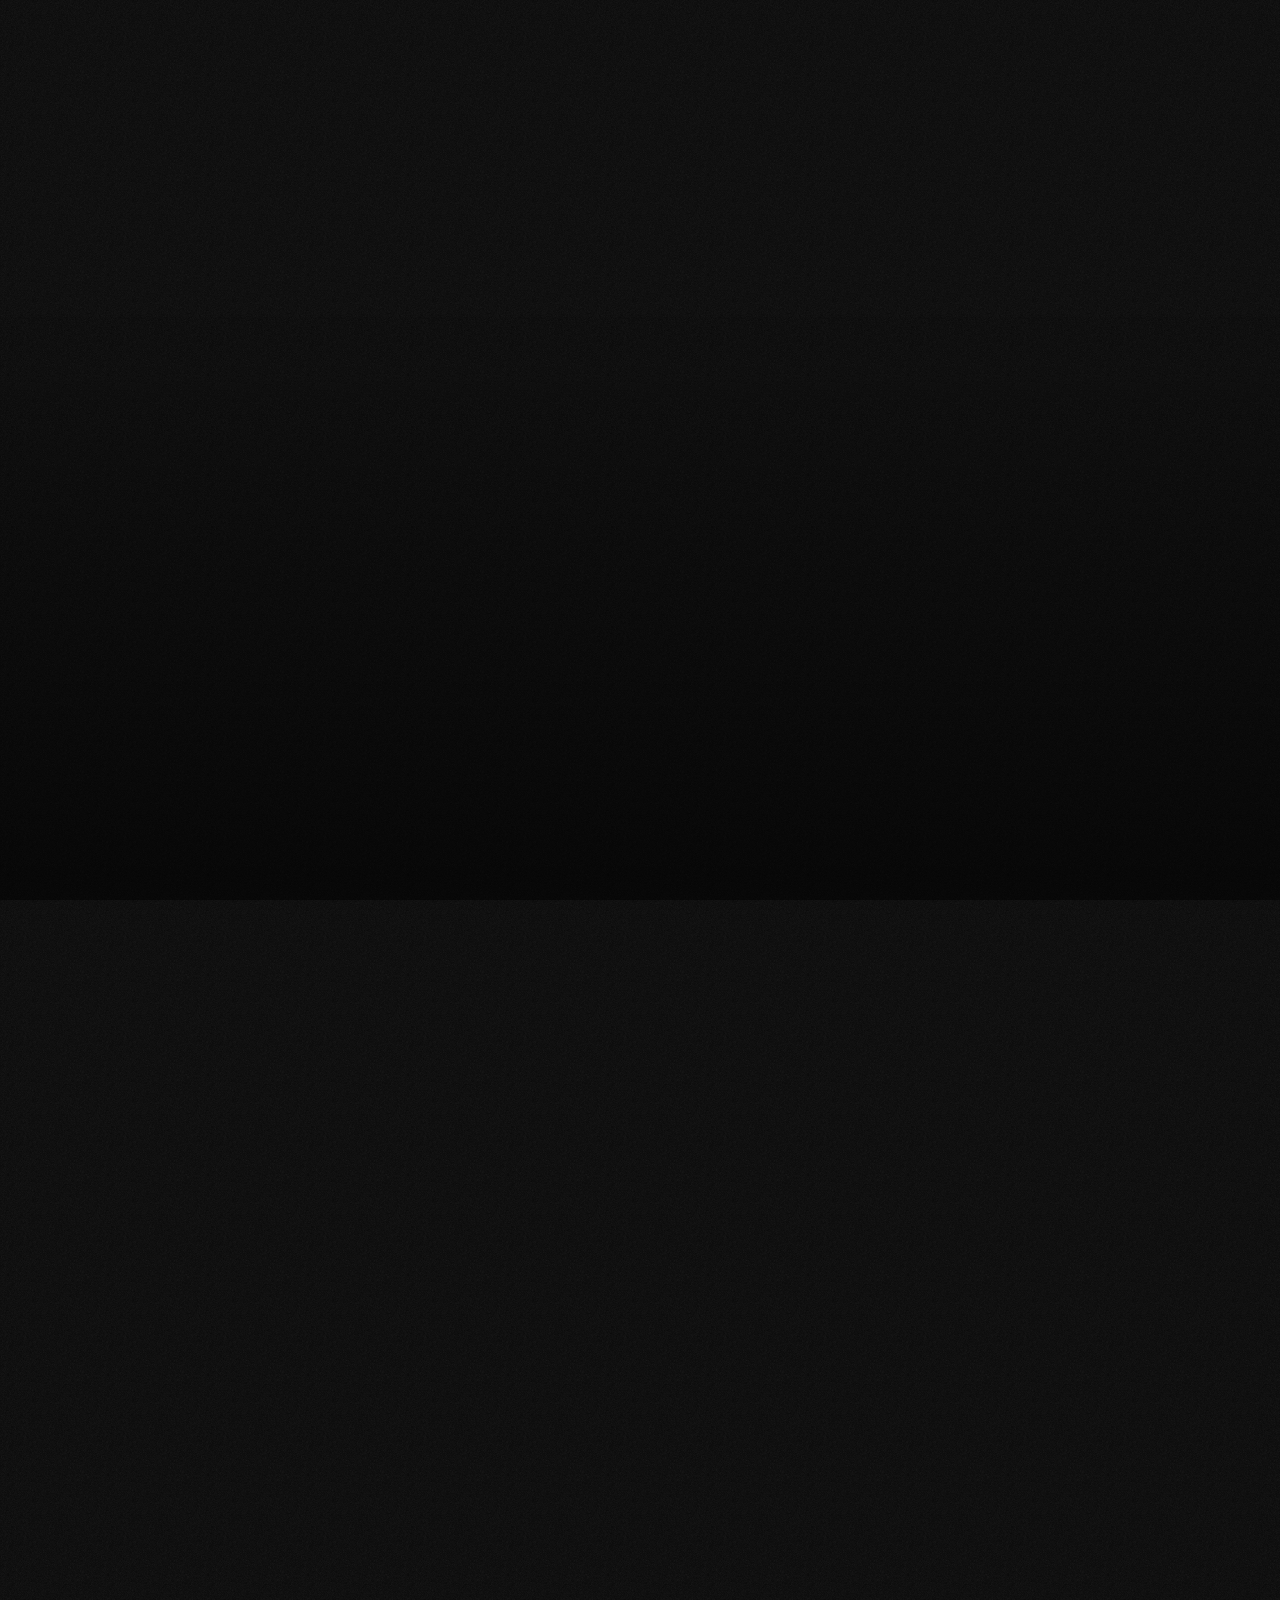
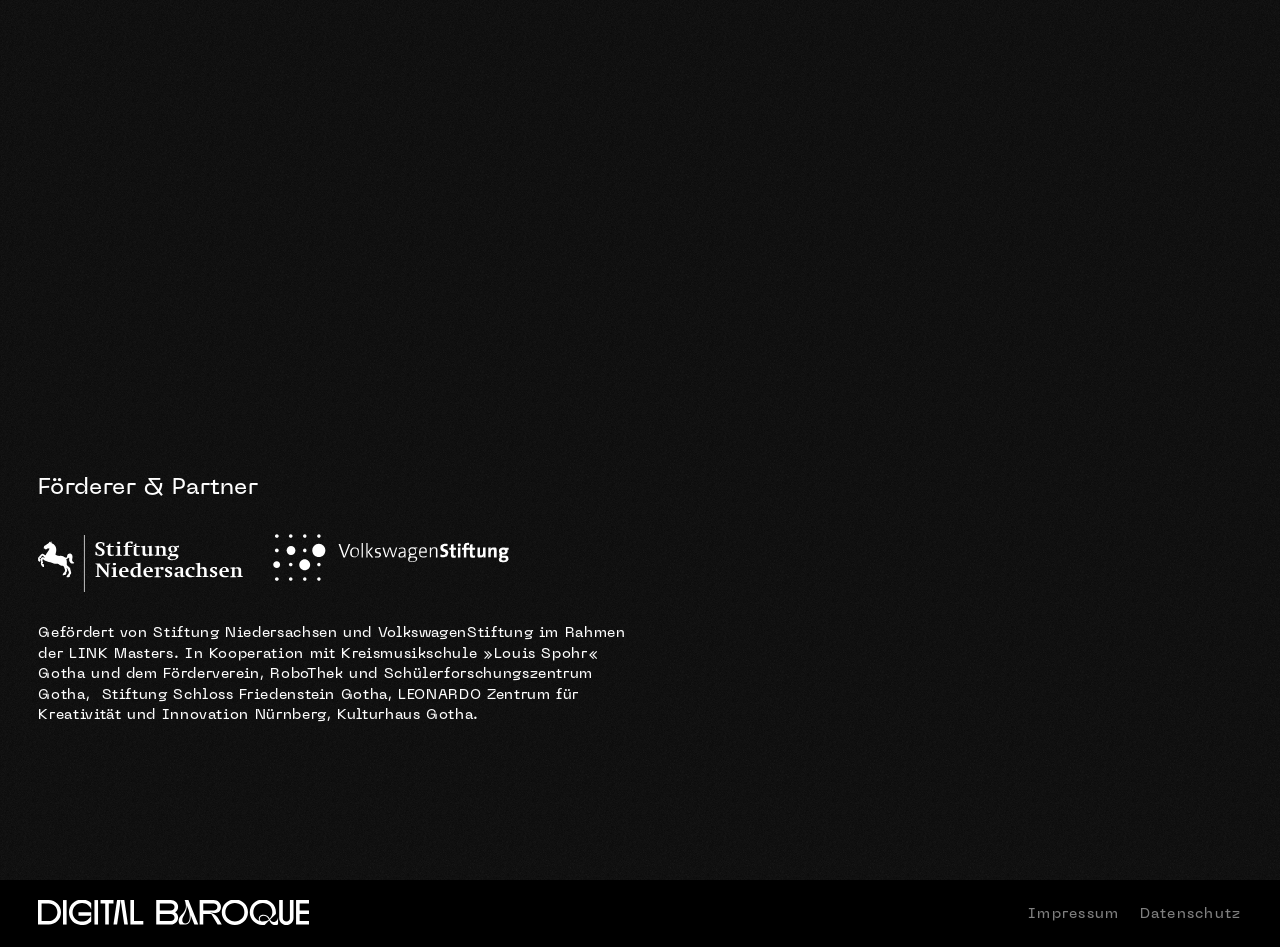
<file: index.html>
<!DOCTYPE html><!--  This site was created in Webflow. http://www.webflow.com  -->
<!--  Last Published: Tue May 24 2022 21:04:42 GMT+0000 (Coordinated Universal Time)  -->
<html data-wf-page="6285e7dd2aa538a250c6451d" data-wf-site="6285e7dd2aa538eeb8c6451c">
<head>
  <meta charset="utf-8">
  <title>Digital Baroque</title>
  <meta content="Barockes Musiktheater mit Robotik &amp; Tanz. Aufführung: 11. + 12.11.2022, Kulturhaus Gotha" name="description">
  <meta content="Digital Baroque" property="og:title">
  <meta content="Barockes Musiktheater mit Robotik &amp; Tanz. Aufführung: 11. + 12.11.2022, Kulturhaus Gotha" property="og:description">
  <meta content="Digital Baroque" property="twitter:title">
  <meta content="Barockes Musiktheater mit Robotik &amp; Tanz. Aufführung: 11. + 12.11.2022, Kulturhaus Gotha" property="twitter:description">
  <meta property="og:type" content="website">
  <meta content="summary_large_image" name="twitter:card">
  <meta content="width=device-width, initial-scale=1" name="viewport">
  <meta content="Webflow" name="generator">
  <link href="css/normalize.css" rel="stylesheet" type="text/css">
  <link href="css/webflow.css" rel="stylesheet" type="text/css">
  <link href="css/digital-baroque.webflow.css" rel="stylesheet" type="text/css">
  <!-- [if lt IE 9]><script src="https://cdnjs.cloudflare.com/ajax/libs/html5shiv/3.7.3/html5shiv.min.js" type="text/javascript"></script><![endif] -->
  <script type="text/javascript">!function(o,c){var n=c.documentElement,t=" w-mod-";n.className+=t+"js",("ontouchstart"in o||o.DocumentTouch&&c instanceof DocumentTouch)&&(n.className+=t+"touch")}(window,document);</script>
  <link href="images/favicon.png" rel="shortcut icon" type="image/x-icon">
  <link href="images/webclip.jpg" rel="apple-touch-icon">
</head>
<body>
  <div class="main-wrapper">
    <div class="bg__wrapper">
      <div class="section__start">
        <div style="opacity:0" class="logo_wrapper"><img src="images/logo-type-opt.svg" loading="lazy" alt="" class="image">
          <h1 class="heading">Digital Baroque</h1>
        </div>
        <div style="opacity:0" class="intro__wrapper w-clearfix">
          <div class="heading-2">Kulturhaus Gotha</div>
          <div class="title-date">11.+12.11.&#x27;22</div>
          <div class="arrow">↓</div>
        </div>
      </div>
      <div style="opacity:0" class="main-content__wrapper">
        <div class="description">DIGITAL BAROQUE verbindet barocken Musik- und Theaterzauber mit Robotik und Video-Mapping. </div>
        <div class="description">Mensch oder Maschine? Das ist die zentrale Frage im Irrgarten der Zauberin Alcina. Inspiriert von den galanten Erzählungen Ludivico Ariosts und der historischen Bühnentechnik des Ekhof-Theaters in Gotha trifft Künstliche Intelligenz auf höfischen Tanz in zeitgenössischer Choreografie.<strong><br></strong></div>
        <div class="description">Verpassen Sie nicht die Bühnen-Synthese von KI und barockem Welttheater!</div>
      </div>
      <div style="opacity:0" class="main-content__wrapper">
        <div class="heading-2">Aufführungen<br></div>
        <div class="event-date">→ 11.11. 2022 · 19:30 Uhr · Kulturhaus Gotha (Premiere)</div>
        <div class="event-date second">→ 12.11. 2022 · 16:00 Uhr · Kulturhaus Gotha</div>
      </div>
      <div style="opacity:0" class="main-content__wrapper">
        <div class="heading-2">Ticketverkauf<br></div>
        <div class="description__sm">Comming soon…<br></div>
      </div>
      <div class="main-content__wrapper last">
        <div class="heading-2">Förderer &amp; Partner<br></div>
        <div class="foerderer-logo_wrapper"><img src="images/logo_stiftung-niedersachsen.svg" loading="lazy" width="9" alt="" class="image-2"><img src="images/Logo_Volkswagenstiftung.svg" loading="lazy" width="150" alt="" class="image-3"></div>
        <div class="description__sm">Gefördert von Stiftung Niedersachsen und VolkswagenStiftung im Rahmen der LINK Masters. In Kooperation mit Kreismusikschule »Louis Spohr« Gotha und dem Förderverein, RoboThek und Schülerforschungszentrum Gotha,  Stiftung Schloss Friedenstein Gotha, LEONARDO Zentrum für Kreativität und Innovation Nürnberg, Kulturhaus Gotha.<br></div>
      </div>
      <div style="-webkit-transform:translate3d(0, 50vw, 0) scale3d(1, 1, 1) rotateX(0) rotateY(0) rotateZ(0) skew(0, 0);-moz-transform:translate3d(0, 50vw, 0) scale3d(1, 1, 1) rotateX(0) rotateY(0) rotateZ(0) skew(0, 0);-ms-transform:translate3d(0, 50vw, 0) scale3d(1, 1, 1) rotateX(0) rotateY(0) rotateZ(0) skew(0, 0);transform:translate3d(0, 50vw, 0) scale3d(1, 1, 1) rotateX(0) rotateY(0) rotateZ(0) skew(0, 0);opacity:0" class="figure-2__wrapper"><img src="images/digital-baroque__figure-2.png" loading="eager" width="626" sizes="85vw" alt="schwarze Skulptur von Merkur und Engel auf schwarzem Hintergrund. Rückenansicht. Frontansicht." srcset="images/digital-baroque__figure-2-p-500.png 500w, images/digital-baroque__figure-2-p-800.png 800w, images/digital-baroque__figure-2.png 1252w" class="figure-2"></div>
      <div style="opacity:0;-webkit-transform:translate3d(0, 25vw, 0) scale3d(1, 1, 1) rotateX(0) rotateY(0) rotateZ(0) skew(0, 0);-moz-transform:translate3d(0, 25vw, 0) scale3d(1, 1, 1) rotateX(0) rotateY(0) rotateZ(0) skew(0, 0);-ms-transform:translate3d(0, 25vw, 0) scale3d(1, 1, 1) rotateX(0) rotateY(0) rotateZ(0) skew(0, 0);transform:translate3d(0, 25vw, 0) scale3d(1, 1, 1) rotateX(0) rotateY(0) rotateZ(0) skew(0, 0)" class="figure-1__wrapper"><img src="images/digital-baroque__figure-1.png" loading="eager" width="757" sizes="65vw" alt="schwarze Skulptur von Merkur und Engel auf schwarzem Hintergrund. Seitenansicht." srcset="images/digital-baroque__figure-1-p-500.png 500w, images/digital-baroque__figure-1-p-800.png 800w, images/digital-baroque__figure-1-p-1080.png 1080w, images/digital-baroque__figure-1.png 1514w" class="figure-1"></div>
      <div style="-webkit-transform:translate3d(0, 5vw, 0) scale3d(1, 1, 1) rotateX(0) rotateY(0) rotateZ(0) skew(0, 0);-moz-transform:translate3d(0, 5vw, 0) scale3d(1, 1, 1) rotateX(0) rotateY(0) rotateZ(0) skew(0, 0);-ms-transform:translate3d(0, 5vw, 0) scale3d(1, 1, 1) rotateX(0) rotateY(0) rotateZ(0) skew(0, 0);transform:translate3d(0, 5vw, 0) scale3d(1, 1, 1) rotateX(0) rotateY(0) rotateZ(0) skew(0, 0);opacity:0" class="figure-3__wrapper"><img src="images/digital-baroque__figure-3.png" loading="eager" alt="schwarze Skulptur von Merkur und Engel auf schwarzem Hintergrund. Rückenansicht." srcset="images/digital-baroque__figure-3-p-500.png 500w, images/digital-baroque__figure-3.png 994w" sizes="38vw" class="figure-3"></div>
    </div>
    <div style="opacity:0" class="vertical-tag__wrapper">
      <h1 class="tag-vertical">Musiktheater</h1>
    </div>
    <div class="div-block"></div>
  </div>
  <div class="footer__wrapper">
    <a href="index.html" aria-current="page" class="w-inline-block w--current"><img src="images/digital-baroque__logo-type_footer.svg" loading="lazy" alt="" class="image-4"></a>
    <div class="footer__link-wrapper">
      <a href="impressum.html" class="footer__link">Impressum</a>
      <a href="datenschutz.html" class="footer__link">Datenschutz</a>
    </div>
  </div>
  <script src="https://d3e54v103j8qbb.cloudfront.net/js/jquery-3.5.1.min.dc5e7f18c8.js?site=6285e7dd2aa538eeb8c6451c" type="text/javascript" integrity="sha256-9/aliU8dGd2tb6OSsuzixeV4y/faTqgFtohetphbbj0=" crossorigin="anonymous"></script>
  <script src="js/webflow.js" type="text/javascript"></script>
  <!-- [if lte IE 9]><script src="https://cdnjs.cloudflare.com/ajax/libs/placeholders/3.0.2/placeholders.min.js"></script><![endif] -->
</body>
</html>
</file>
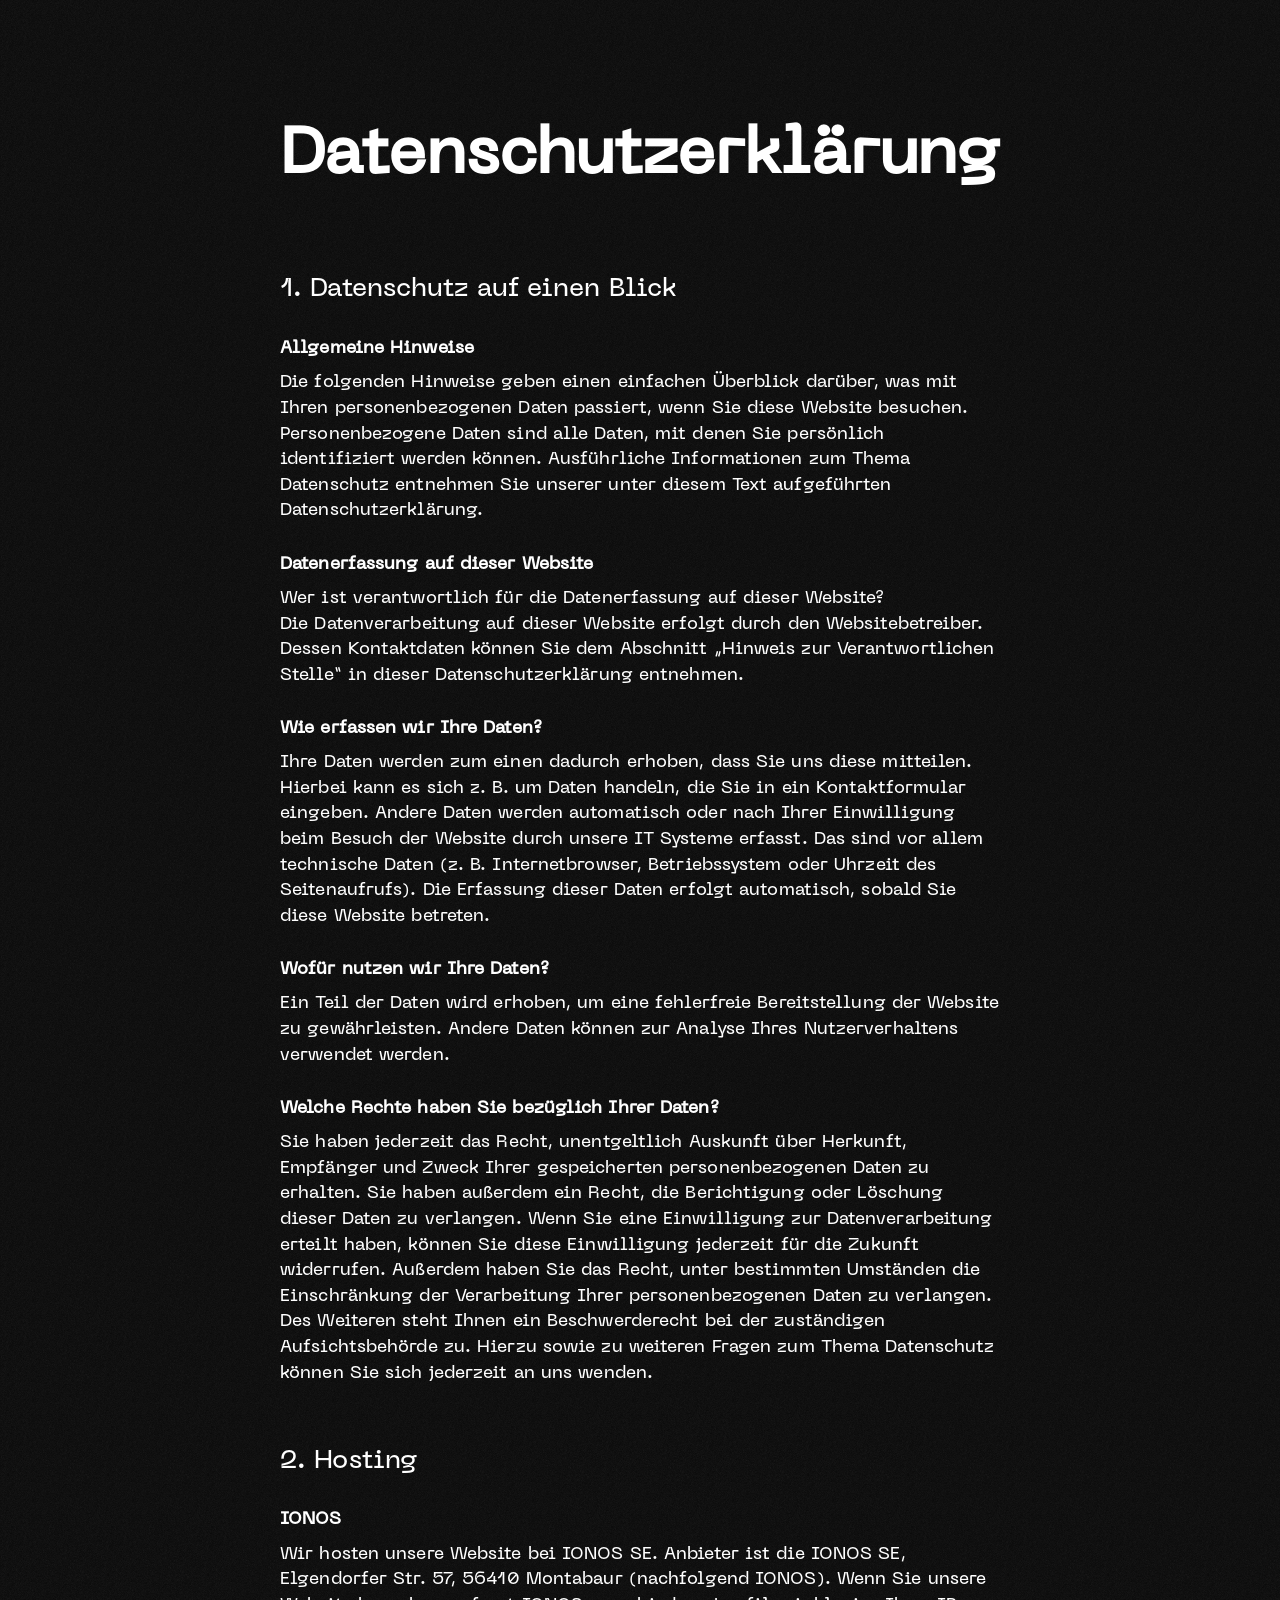
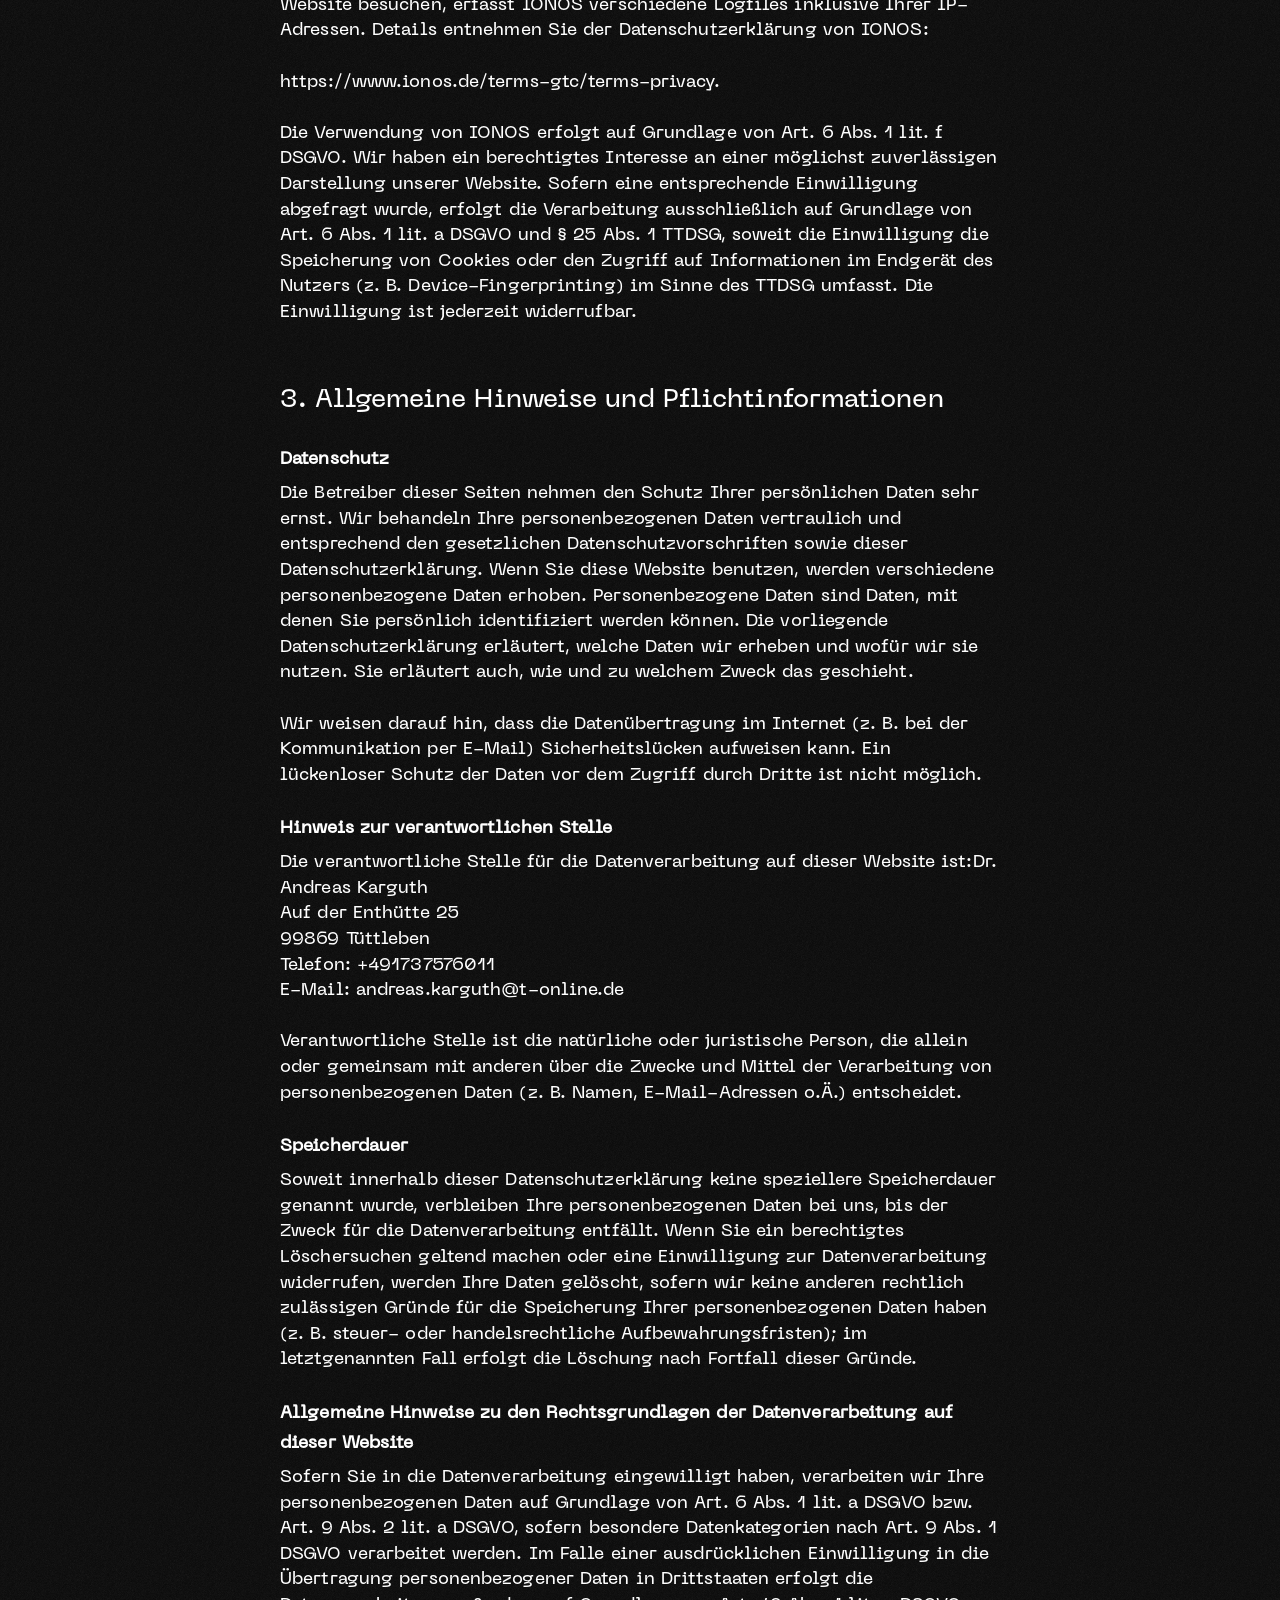
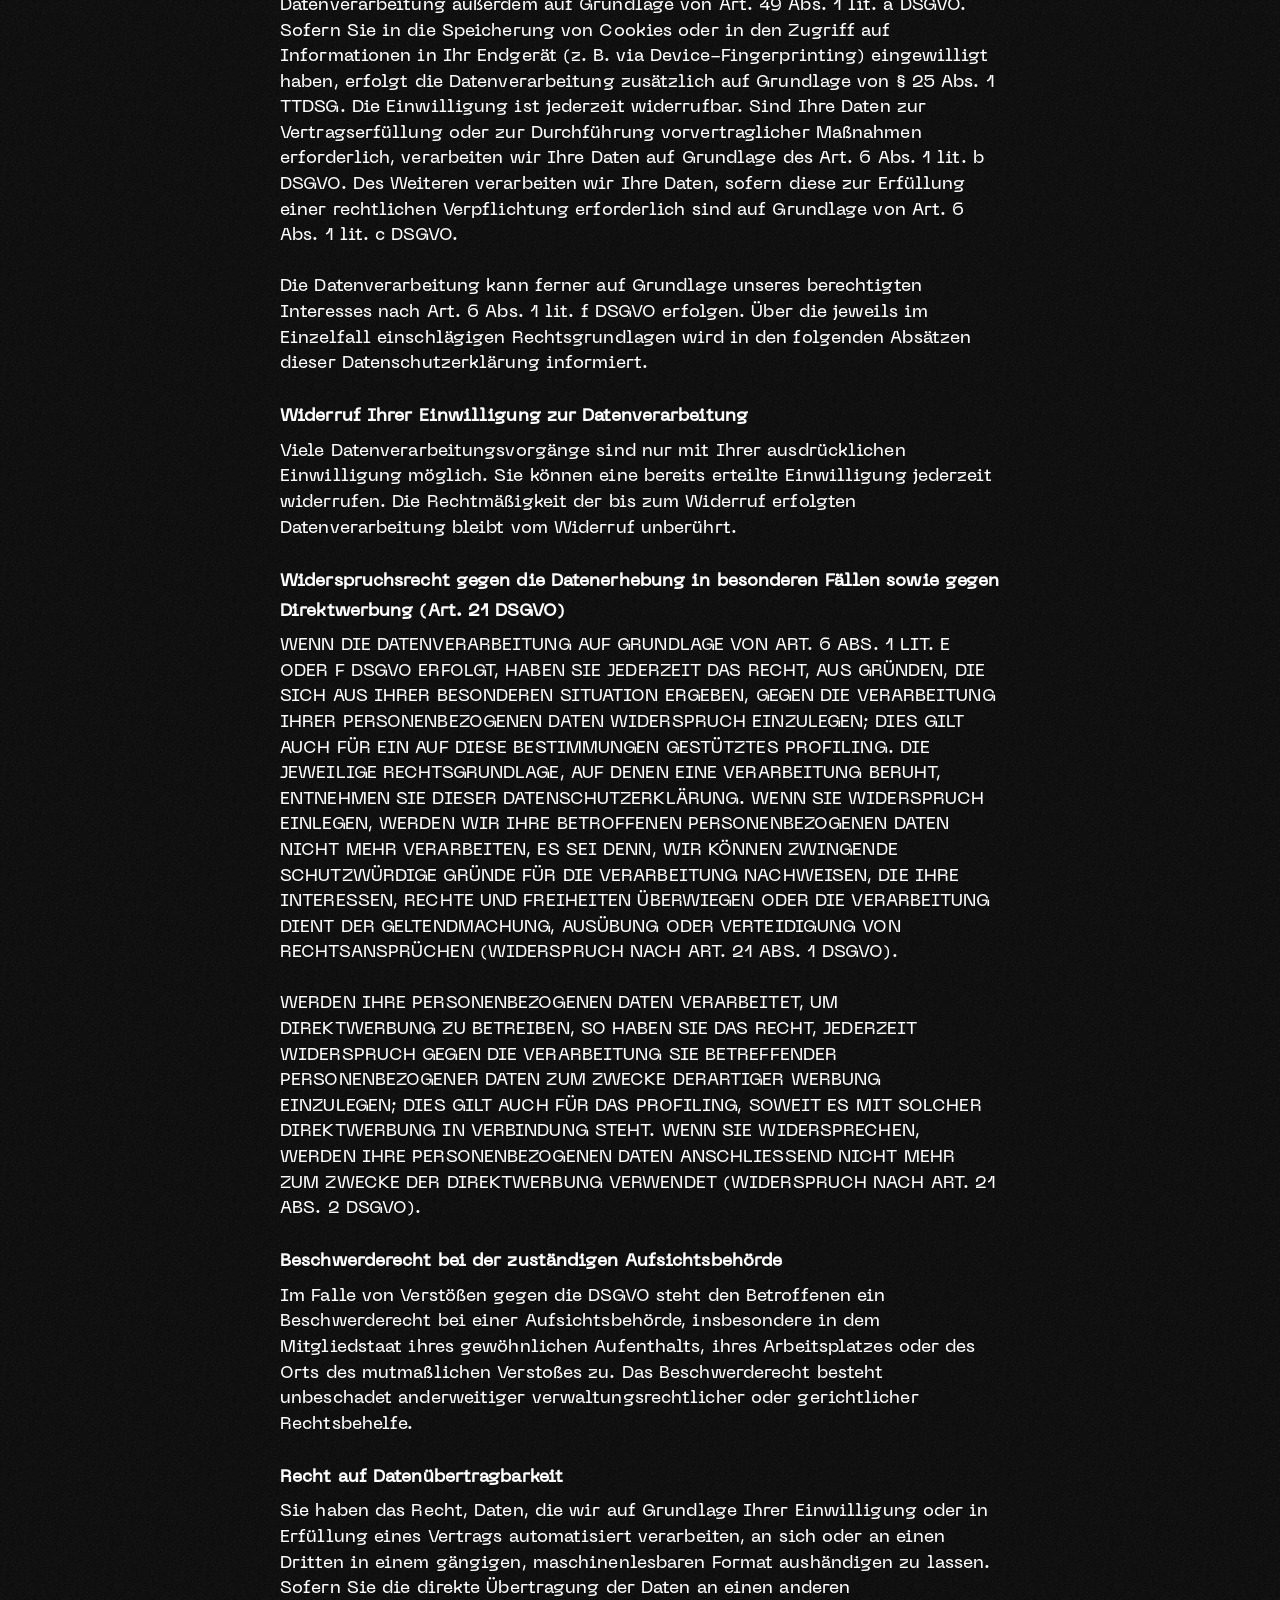
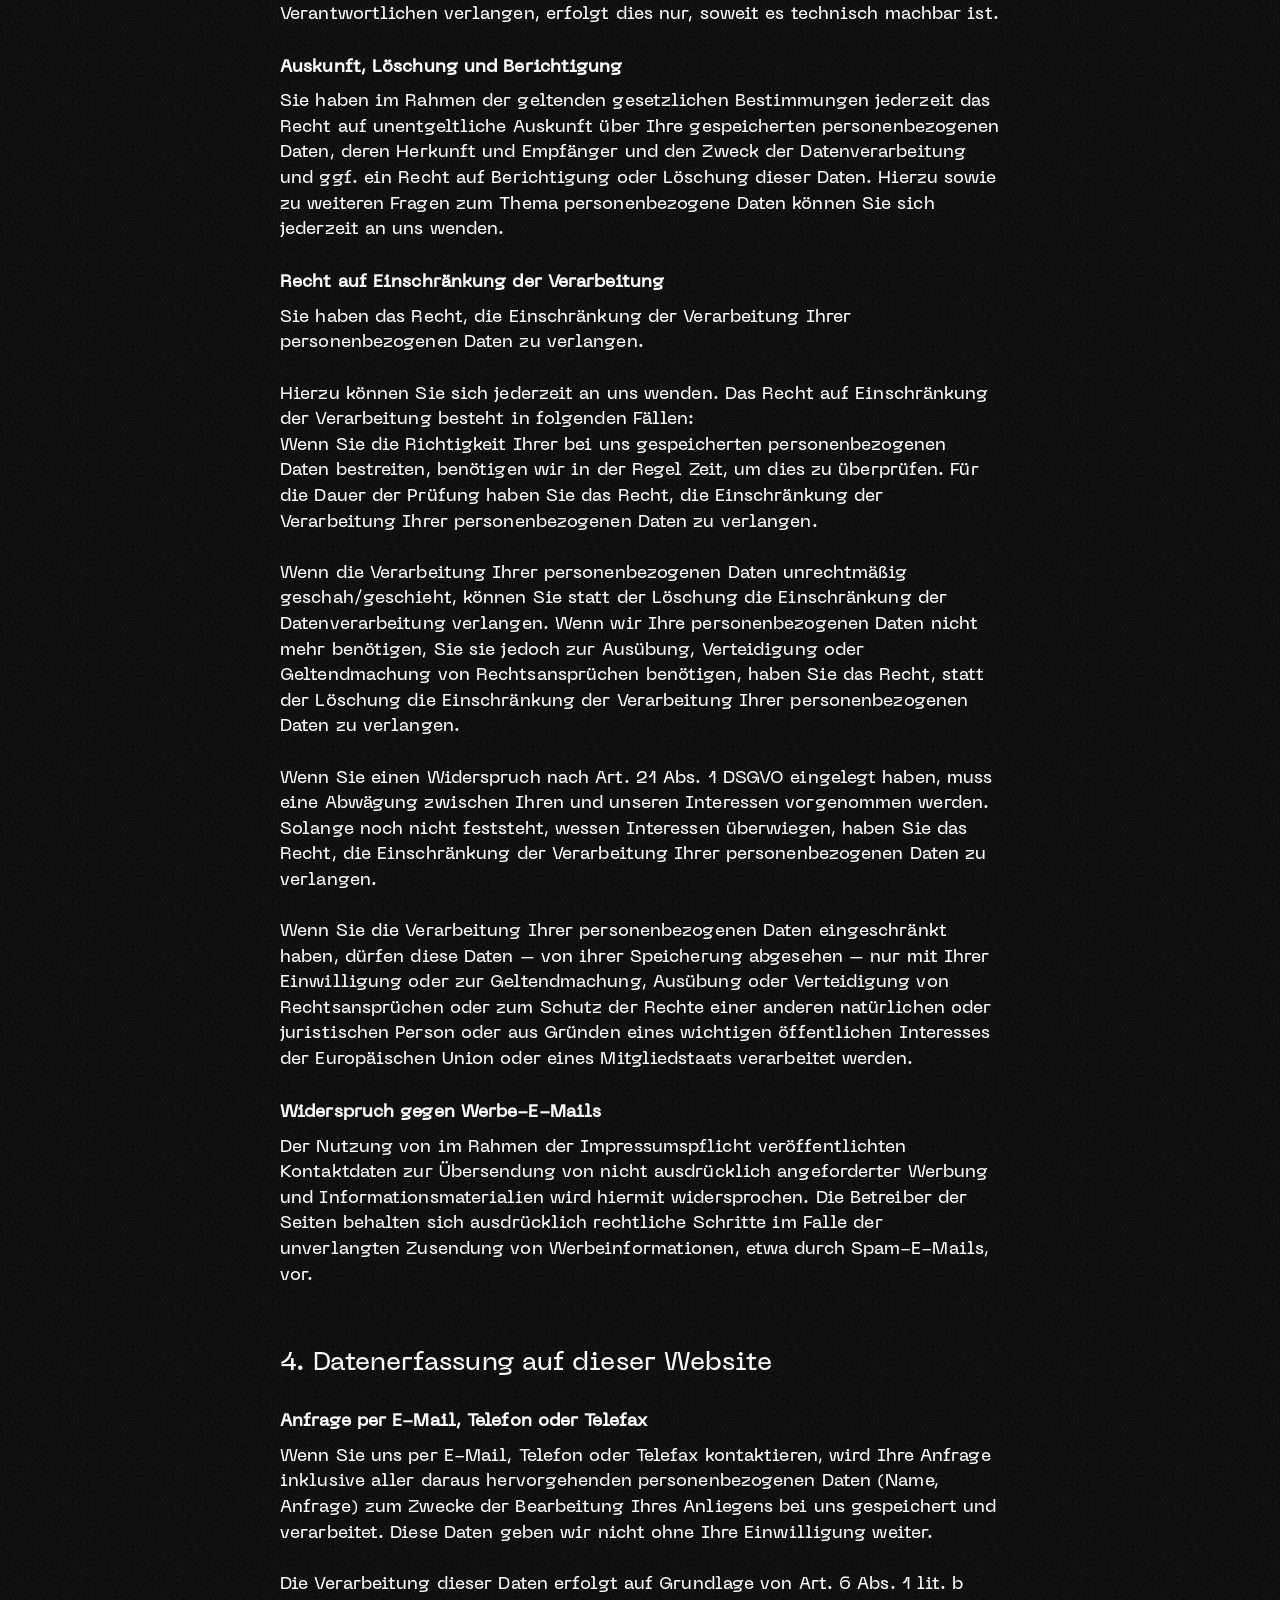
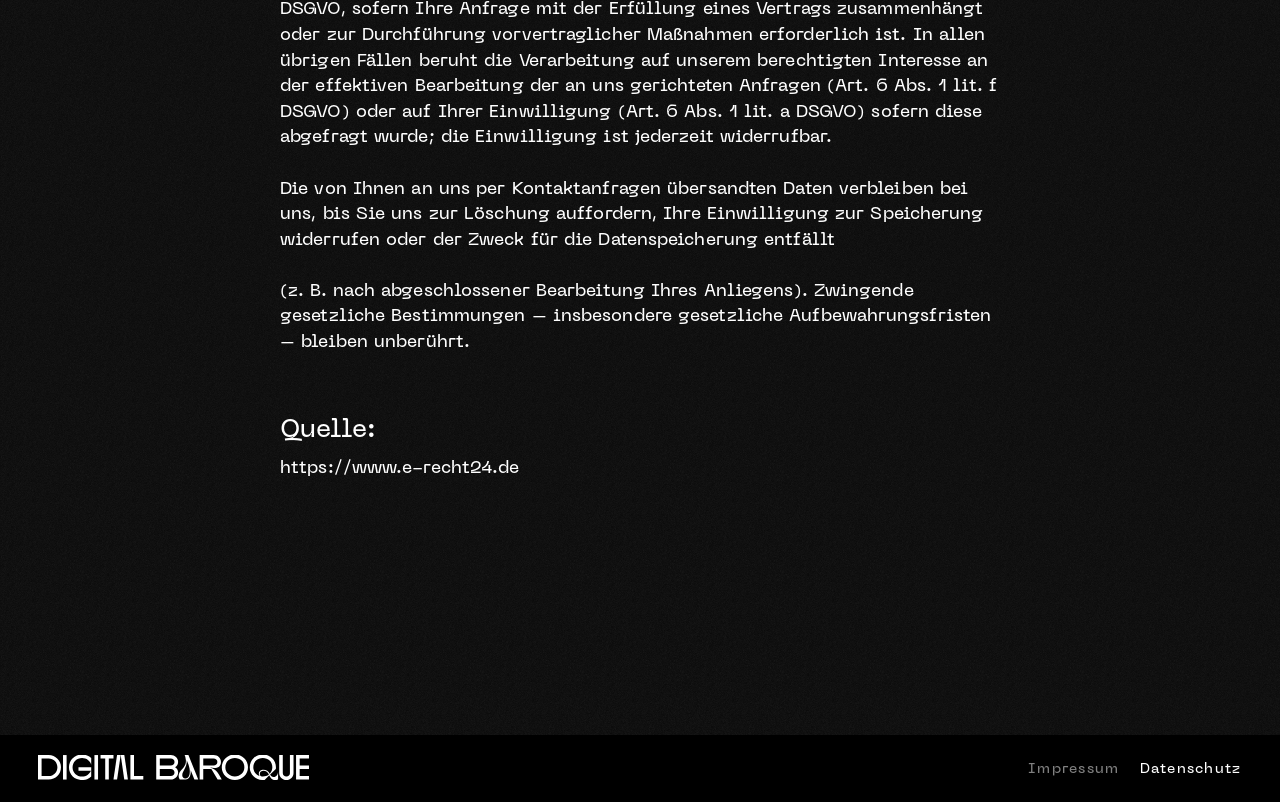
<file: datenschutz.html>
<!DOCTYPE html><!--  This site was created in Webflow. http://www.webflow.com  -->
<!--  Last Published: Tue May 24 2022 21:04:42 GMT+0000 (Coordinated Universal Time)  -->
<html data-wf-page="628660e63bc6876e0c6f3d24" data-wf-site="6285e7dd2aa538eeb8c6451c">
<head>
  <meta charset="utf-8">
  <title>Datenschutz</title>
  <meta content="Datenschutz" property="og:title">
  <meta content="Datenschutz" property="twitter:title">
  <meta content="width=device-width, initial-scale=1" name="viewport">
  <meta content="Webflow" name="generator">
  <link href="css/normalize.css" rel="stylesheet" type="text/css">
  <link href="css/webflow.css" rel="stylesheet" type="text/css">
  <link href="css/digital-baroque.webflow.css" rel="stylesheet" type="text/css">
  <!-- [if lt IE 9]><script src="https://cdnjs.cloudflare.com/ajax/libs/html5shiv/3.7.3/html5shiv.min.js" type="text/javascript"></script><![endif] -->
  <script type="text/javascript">!function(o,c){var n=c.documentElement,t=" w-mod-";n.className+=t+"js",("ontouchstart"in o||o.DocumentTouch&&c instanceof DocumentTouch)&&(n.className+=t+"touch")}(window,document);</script>
  <link href="images/favicon.png" rel="shortcut icon" type="image/x-icon">
  <link href="images/webclip.jpg" rel="apple-touch-icon">
  <style>
/*.figure-1{
	filter: drop-shadow(40px 40px 100px rgba(0,0,0,0.35)) drop-shadow(25px 25px 50px rgba(0,0,0,0.15)) drop-shadow(5px 5px 10px rgba(0,0,0,0.1));
  -webkit-filter: drop-shadow(40px 40px 100px rgba(0,0,0,0.35)) drop-shadow(25px 25px 50px rgba(0,0,0,0.15)) drop-shadow(5px 5px 10px rgba(0,0,0,0.1));
  -moz-filter:  drop-shadow(40px 40px 100px rgba(0,0,0,0.35)) drop-shadow(25px 25px 50px rgba(0,0,0,0.15)) drop-shadow(5px 5px 10px rgba(0,0,0,0.1));
  -ms-filter:  drop-shadow(40px 40px 100px rgba(0,0,0,0.35)) drop-shadow(25px 25px 50px rgba(0,0,0,0.15)) drop-shadow(5px 5px 10px rgba(0,0,0,0.1));
  -o-filter: drop-shadow(40px 40px 100px rgba(0,0,0,0.35)) drop-shadow(25px 25px 50px rgba(0,0,0,0.15)) drop-shadow(5px 5px 10px rgba(0,0,0,0.1));
  }
*/
</style>
</head>
<body>
  <div class="main-wrapper">
    <div class="subpage-content__wrapper">
      <div class="rich-text-block w-richtext">
        <h1>Datenschutzerklärung</h1>
        <p>‍</p>
        <h2>1. Datenschutz auf einen Blick</h2>
        <h3>Allgemeine Hinweise</h3>
        <p>Die folgenden Hinweise geben einen einfachen Überblick darüber, was mit Ihren personenbezogenen Daten passiert, wenn Sie diese Website besuchen. Personenbezogene Daten sind alle Daten, mit denen Sie persönlich identifiziert werden können. Ausführliche Informationen zum Thema Datenschutz entnehmen Sie unserer unter diesem Text aufgeführten Datenschutzerklärung.</p>
        <h3>Datenerfassung auf dieser Website</h3>
        <p>Wer ist verantwortlich für die Datenerfassung auf dieser Website?<br>Die Datenverarbeitung auf dieser Website erfolgt durch den Websitebetreiber. Dessen Kontaktdaten können Sie dem Abschnitt „Hinweis zur Verantwortlichen Stelle“ in dieser Datenschutzerklärung entnehmen.</p>
        <h3>Wie erfassen wir Ihre Daten?</h3>
        <p>Ihre Daten werden zum einen dadurch erhoben, dass Sie uns diese mitteilen. Hierbei kann es sich z. B. um Daten handeln, die Sie in ein Kontaktformular eingeben. Andere Daten werden automatisch oder nach Ihrer Einwilligung beim Besuch der Website durch unsere IT Systeme erfasst. Das sind vor allem technische Daten (z. B. Internetbrowser, Betriebssystem oder Uhrzeit des Seitenaufrufs). Die Erfassung dieser Daten erfolgt automatisch, sobald Sie diese Website betreten.</p>
        <h3>Wofür nutzen wir Ihre Daten?</h3>
        <p>Ein Teil der Daten wird erhoben, um eine fehlerfreie Bereitstellung der Website zu gewährleisten. Andere Daten können zur Analyse Ihres Nutzerverhaltens verwendet werden. </p>
        <h3>Welche Rechte haben Sie bezüglich Ihrer Daten?</h3>
        <p>Sie haben jederzeit das Recht, unentgeltlich Auskunft über Herkunft, Empfänger und Zweck Ihrer gespeicherten personenbezogenen Daten zu erhalten. Sie haben außerdem ein Recht, die Berichtigung oder Löschung dieser Daten zu verlangen. Wenn Sie eine Einwilligung zur Datenverarbeitung erteilt haben, können Sie diese Einwilligung jederzeit für die Zukunft widerrufen. Außerdem haben Sie das Recht, unter bestimmten Umständen die Einschränkung der Verarbeitung Ihrer personenbezogenen Daten zu verlangen. Des Weiteren steht Ihnen ein Beschwerderecht bei der zuständigen Aufsichtsbehörde zu. Hierzu sowie zu weiteren Fragen zum Thema Datenschutz können Sie sich jederzeit an uns wenden.</p>
        <h2>2. Hosting</h2>
        <h3>IONOS</h3>
        <p>Wir hosten unsere Website bei IONOS SE. Anbieter ist die IONOS SE, Elgendorfer Str. 57, 56410 Montabaur (nachfolgend IONOS). Wenn Sie unsere Website besuchen, erfasst IONOS verschiedene Logfiles inklusive Ihrer IP-Adressen. Details entnehmen Sie der Datenschutzerklärung von IONOS:</p>
        <p>https://www.ionos.de/terms-gtc/terms-privacy.</p>
        <p>Die Verwendung von IONOS erfolgt auf Grundlage von Art. 6 Abs. 1 lit. f DSGVO. Wir haben ein berechtigtes Interesse an einer möglichst zuverlässigen Darstellung unserer Website. Sofern eine entsprechende Einwilligung abgefragt wurde, erfolgt die Verarbeitung ausschließlich auf Grundlage von Art. 6 Abs. 1 lit. a DSGVO und § 25 Abs. 1 TTDSG, soweit die Einwilligung die Speicherung von Cookies oder den Zugriff auf Informationen im Endgerät des Nutzers (z. B. Device-Fingerprinting) im Sinne des TTDSG umfasst. Die Einwilligung ist jederzeit widerrufbar.</p>
        <h2>3. Allgemeine Hinweise und Pflichtinformationen</h2>
        <h3>Datenschutz</h3>
        <p>Die Betreiber dieser Seiten nehmen den Schutz Ihrer persönlichen Daten sehr ernst. Wir behandeln Ihre personenbezogenen Daten vertraulich und entsprechend den gesetzlichen Datenschutzvorschriften sowie dieser Datenschutzerklärung. Wenn Sie diese Website benutzen, werden verschiedene personenbezogene Daten erhoben. Personenbezogene Daten sind Daten, mit denen Sie persönlich identifiziert werden können. Die vorliegende Datenschutzerklärung erläutert, welche Daten wir erheben und wofür wir sie nutzen. Sie erläutert auch, wie und zu welchem Zweck das geschieht.</p>
        <p>Wir weisen darauf hin, dass die Datenübertragung im Internet (z. B. bei der Kommunikation per E-Mail) Sicherheitslücken aufweisen kann. Ein lückenloser Schutz der Daten vor dem Zugriff durch Dritte ist nicht möglich.</p>
        <h3>Hinweis zur verantwortlichen Stelle</h3>
        <p>Die verantwortliche Stelle für die Datenverarbeitung auf dieser Website ist:Dr. Andreas Karguth<br>Auf der Enthütte 25<br>99869 Tüttleben<br>Telefon: +491737576011<br>E-Mail: andreas.karguth@t-online.de</p>
        <p>Verantwortliche Stelle ist die natürliche oder juristische Person, die allein oder gemeinsam mit anderen über die Zwecke und Mittel der Verarbeitung von personenbezogenen Daten (z. B. Namen, E-Mail-Adressen o.Ä.) entscheidet.</p>
        <h3>Speicherdauer</h3>
        <p>Soweit innerhalb dieser Datenschutzerklärung keine speziellere Speicherdauer genannt wurde, verbleiben Ihre personenbezogenen Daten bei uns, bis der Zweck für die Datenverarbeitung entfällt. Wenn Sie ein berechtigtes Löschersuchen geltend machen oder eine Einwilligung zur Datenverarbeitung widerrufen, werden Ihre Daten gelöscht, sofern wir keine anderen rechtlich zulässigen Gründe für die Speicherung Ihrer personenbezogenen Daten haben (z. B. steuer- oder handelsrechtliche Aufbewahrungsfristen); im letztgenannten Fall erfolgt die Löschung nach Fortfall dieser Gründe.</p>
        <h3>Allgemeine Hinweise zu den Rechtsgrundlagen der Datenverarbeitung auf dieser Website</h3>
        <p>Sofern Sie in die Datenverarbeitung eingewilligt haben, verarbeiten wir Ihre personenbezogenen Daten auf Grundlage von Art. 6 Abs. 1 lit. a DSGVO bzw. Art. 9 Abs. 2 lit. a DSGVO, sofern besondere Datenkategorien nach Art. 9 Abs. 1 DSGVO verarbeitet werden. Im Falle einer ausdrücklichen Einwilligung in die Übertragung personenbezogener Daten in Drittstaaten erfolgt die Datenverarbeitung außerdem auf Grundlage von Art. 49 Abs. 1 lit. a DSGVO. Sofern Sie in die Speicherung von Cookies oder in den Zugriff auf Informationen in Ihr Endgerät (z. B. via Device-Fingerprinting) eingewilligt haben, erfolgt die Datenverarbeitung zusätzlich auf Grundlage von § 25 Abs. 1 TTDSG. Die Einwilligung ist jederzeit widerrufbar. Sind Ihre Daten zur Vertragserfüllung oder zur Durchführung vorvertraglicher Maßnahmen erforderlich, verarbeiten wir Ihre Daten auf Grundlage des Art. 6 Abs. 1 lit. b DSGVO. Des Weiteren verarbeiten wir Ihre Daten, sofern diese zur Erfüllung einer rechtlichen Verpflichtung erforderlich sind auf Grundlage von Art. 6 Abs. 1 lit. c DSGVO.</p>
        <p>Die Datenverarbeitung kann ferner auf Grundlage unseres berechtigten Interesses nach Art. 6 Abs. 1 lit. f DSGVO erfolgen. Über die jeweils im Einzelfall einschlägigen Rechtsgrundlagen wird in den folgenden Absätzen dieser Datenschutzerklärung informiert.</p>
        <h3>Widerruf Ihrer Einwilligung zur Datenverarbeitung</h3>
        <p>Viele Datenverarbeitungsvorgänge sind nur mit Ihrer ausdrücklichen Einwilligung möglich. Sie können eine bereits erteilte Einwilligung jederzeit widerrufen. Die Rechtmäßigkeit der bis zum Widerruf erfolgten Datenverarbeitung bleibt vom Widerruf unberührt.</p>
        <h3>Widerspruchsrecht gegen die Datenerhebung in besonderen Fällen sowie gegen Direktwerbung (Art. 21 DSGVO)</h3>
        <p>WENN DIE DATENVERARBEITUNG AUF GRUNDLAGE VON ART. 6 ABS. 1 LIT. E ODER F DSGVO ERFOLGT, HABEN SIE JEDERZEIT DAS RECHT, AUS GRÜNDEN, DIE SICH AUS IHRER BESONDEREN SITUATION ERGEBEN, GEGEN DIE VERARBEITUNG IHRER PERSONENBEZOGENEN DATEN WIDERSPRUCH EINZULEGEN; DIES GILT AUCH FÜR EIN AUF DIESE BESTIMMUNGEN GESTÜTZTES PROFILING. DIE JEWEILIGE RECHTSGRUNDLAGE, AUF DENEN EINE VERARBEITUNG BERUHT, ENTNEHMEN SIE DIESER DATENSCHUTZERKLÄRUNG. WENN SIE WIDERSPRUCH EINLEGEN, WERDEN WIR IHRE BETROFFENEN PERSONENBEZOGENEN DATEN NICHT MEHR VERARBEITEN, ES SEI DENN, WIR KÖNNEN ZWINGENDE SCHUTZWÜRDIGE GRÜNDE FÜR DIE VERARBEITUNG NACHWEISEN, DIE IHRE INTERESSEN, RECHTE UND FREIHEITEN ÜBERWIEGEN ODER DIE VERARBEITUNG DIENT DER GELTENDMACHUNG, AUSÜBUNG ODER VERTEIDIGUNG VON RECHTSANSPRÜCHEN (WIDERSPRUCH NACH ART. 21 ABS. 1 DSGVO).</p>
        <p>WERDEN IHRE PERSONENBEZOGENEN DATEN VERARBEITET, UM DIREKTWERBUNG ZU BETREIBEN, SO HABEN SIE DAS RECHT, JEDERZEIT WIDERSPRUCH GEGEN DIE VERARBEITUNG SIE BETREFFENDER PERSONENBEZOGENER DATEN ZUM ZWECKE DERARTIGER WERBUNG EINZULEGEN; DIES GILT AUCH FÜR DAS PROFILING, SOWEIT ES MIT SOLCHER DIREKTWERBUNG IN VERBINDUNG STEHT. WENN SIE WIDERSPRECHEN, WERDEN IHRE PERSONENBEZOGENEN DATEN ANSCHLIESSEND NICHT MEHR ZUM ZWECKE DER DIREKTWERBUNG VERWENDET (WIDERSPRUCH NACH ART. 21 ABS. 2 DSGVO).</p>
        <h3>Beschwerderecht bei der zuständigen Aufsichtsbehörde</h3>
        <p>Im Falle von Verstößen gegen die DSGVO steht den Betroffenen ein Beschwerderecht bei einer Aufsichtsbehörde, insbesondere in dem Mitgliedstaat ihres gewöhnlichen Aufenthalts, ihres Arbeitsplatzes oder des Orts des mutmaßlichen Verstoßes zu. Das Beschwerderecht besteht unbeschadet anderweitiger verwaltungsrechtlicher oder gerichtlicher Rechtsbehelfe.</p>
        <h3>Recht auf Datenübertragbarkeit</h3>
        <p>Sie haben das Recht, Daten, die wir auf Grundlage Ihrer Einwilligung oder in Erfüllung eines Vertrags automatisiert verarbeiten, an sich oder an einen Dritten in einem gängigen, maschinenlesbaren Format aushändigen zu lassen. Sofern Sie die direkte Übertragung der Daten an einen anderen Verantwortlichen verlangen, erfolgt dies nur, soweit es technisch machbar ist.</p>
        <h3>Auskunft, Löschung und Berichtigung</h3>
        <p>Sie haben im Rahmen der geltenden gesetzlichen Bestimmungen jederzeit das Recht auf unentgeltliche Auskunft über Ihre gespeicherten personenbezogenen Daten, deren Herkunft und Empfänger und den Zweck der Datenverarbeitung und ggf. ein Recht auf Berichtigung oder Löschung dieser Daten. Hierzu sowie zu weiteren Fragen zum Thema personenbezogene Daten können Sie sich jederzeit an uns wenden.</p>
        <h3>Recht auf Einschränkung der Verarbeitung </h3>
        <p>Sie haben das Recht, die Einschränkung der Verarbeitung Ihrer personenbezogenen Daten zu verlangen.</p>
        <p>Hierzu können Sie sich jederzeit an uns wenden. Das Recht auf Einschränkung der Verarbeitung besteht in folgenden Fällen:<br>Wenn Sie die Richtigkeit Ihrer bei uns gespeicherten personenbezogenen Daten bestreiten, benötigen wir in der Regel Zeit, um dies zu überprüfen. Für die Dauer der Prüfung haben Sie das Recht, die Einschränkung der Verarbeitung Ihrer personenbezogenen Daten zu verlangen.</p>
        <p>Wenn die Verarbeitung Ihrer personenbezogenen Daten unrechtmäßig geschah/geschieht, können Sie statt der Löschung die Einschränkung der Datenverarbeitung verlangen. Wenn wir Ihre personenbezogenen Daten nicht mehr benötigen, Sie sie jedoch zur Ausübung, Verteidigung oder Geltendmachung von Rechtsansprüchen benötigen, haben Sie das Recht, statt der Löschung die Einschränkung der Verarbeitung Ihrer personenbezogenen Daten zu verlangen.</p>
        <p>Wenn Sie einen Widerspruch nach Art. 21 Abs. 1 DSGVO eingelegt haben, muss eine Abwägung zwischen Ihren und unseren Interessen vorgenommen werden. Solange noch nicht feststeht, wessen Interessen überwiegen, haben Sie das Recht, die Einschränkung der Verarbeitung Ihrer personenbezogenen Daten zu verlangen.</p>
        <p>Wenn Sie die Verarbeitung Ihrer personenbezogenen Daten eingeschränkt haben, dürfen diese Daten – von ihrer Speicherung abgesehen – nur mit Ihrer Einwilligung oder zur Geltendmachung, Ausübung oder Verteidigung von Rechtsansprüchen oder zum Schutz der Rechte einer anderen natürlichen oder juristischen Person oder aus Gründen eines wichtigen öffentlichen Interesses der Europäischen Union oder eines Mitgliedstaats verarbeitet werden.</p>
        <h3>Widerspruch gegen Werbe-E-Mails</h3>
        <p>Der Nutzung von im Rahmen der Impressumspflicht veröffentlichten Kontaktdaten zur Übersendung von nicht ausdrücklich angeforderter Werbung und Informationsmaterialien wird hiermit widersprochen. Die Betreiber der Seiten behalten sich ausdrücklich rechtliche Schritte im Falle der unverlangten Zusendung von Werbeinformationen, etwa durch Spam-E-Mails, vor.</p>
        <h2>4. Datenerfassung auf dieser Website</h2>
        <h3>Anfrage per E-Mail, Telefon oder Telefax</h3>
        <p>Wenn Sie uns per E-Mail, Telefon oder Telefax kontaktieren, wird Ihre Anfrage inklusive aller daraus hervorgehenden personenbezogenen Daten (Name, Anfrage) zum Zwecke der Bearbeitung Ihres Anliegens bei uns gespeichert und verarbeitet. Diese Daten geben wir nicht ohne Ihre Einwilligung weiter.</p>
        <p>Die Verarbeitung dieser Daten erfolgt auf Grundlage von Art. 6 Abs. 1 lit. b DSGVO, sofern Ihre Anfrage mit der Erfüllung eines Vertrags zusammenhängt oder zur Durchführung vorvertraglicher Maßnahmen erforderlich ist. In allen übrigen Fällen beruht die Verarbeitung auf unserem berechtigten Interesse an der effektiven Bearbeitung der an uns gerichteten Anfragen (Art. 6 Abs. 1 lit. f DSGVO) oder auf Ihrer Einwilligung (Art. 6 Abs. 1 lit. a DSGVO) sofern diese abgefragt wurde; die Einwilligung ist jederzeit widerrufbar.</p>
        <p>Die von Ihnen an uns per Kontaktanfragen übersandten Daten verbleiben bei uns, bis Sie uns zur Löschung auffordern, Ihre Einwilligung zur Speicherung widerrufen oder der Zweck für die Datenspeicherung entfällt</p>
        <p>(z. B. nach abgeschlossener Bearbeitung Ihres Anliegens). Zwingende gesetzliche Bestimmungen – insbesondere gesetzliche Aufbewahrungsfristen – bleiben unberührt.</p>
        <h2>Quelle:</h2>
        <p>https://www.e-recht24.de</p>
        <h2>‍</h2>
      </div>
    </div>
    <div class="bg__wrapper"></div>
    <div style="opacity:0" class="vertical-tag__wrapper">
      <h1 class="tag-vertical">Datenschutz</h1>
    </div>
  </div>
  <div class="footer__wrapper">
    <a href="index.html" class="w-inline-block"><img src="images/digital-baroque__logo-type_footer.svg" loading="lazy" alt="" class="image-4"></a>
    <div class="footer__link-wrapper">
      <a href="impressum.html" class="footer__link">Impressum</a>
      <a href="datenschutz.html" aria-current="page" class="footer__link w--current">Datenschutz</a>
    </div>
  </div>
  <script src="https://d3e54v103j8qbb.cloudfront.net/js/jquery-3.5.1.min.dc5e7f18c8.js?site=6285e7dd2aa538eeb8c6451c" type="text/javascript" integrity="sha256-9/aliU8dGd2tb6OSsuzixeV4y/faTqgFtohetphbbj0=" crossorigin="anonymous"></script>
  <script src="js/webflow.js" type="text/javascript"></script>
  <!-- [if lte IE 9]><script src="https://cdnjs.cloudflare.com/ajax/libs/placeholders/3.0.2/placeholders.min.js"></script><![endif] -->
</body>
</html>
</file>
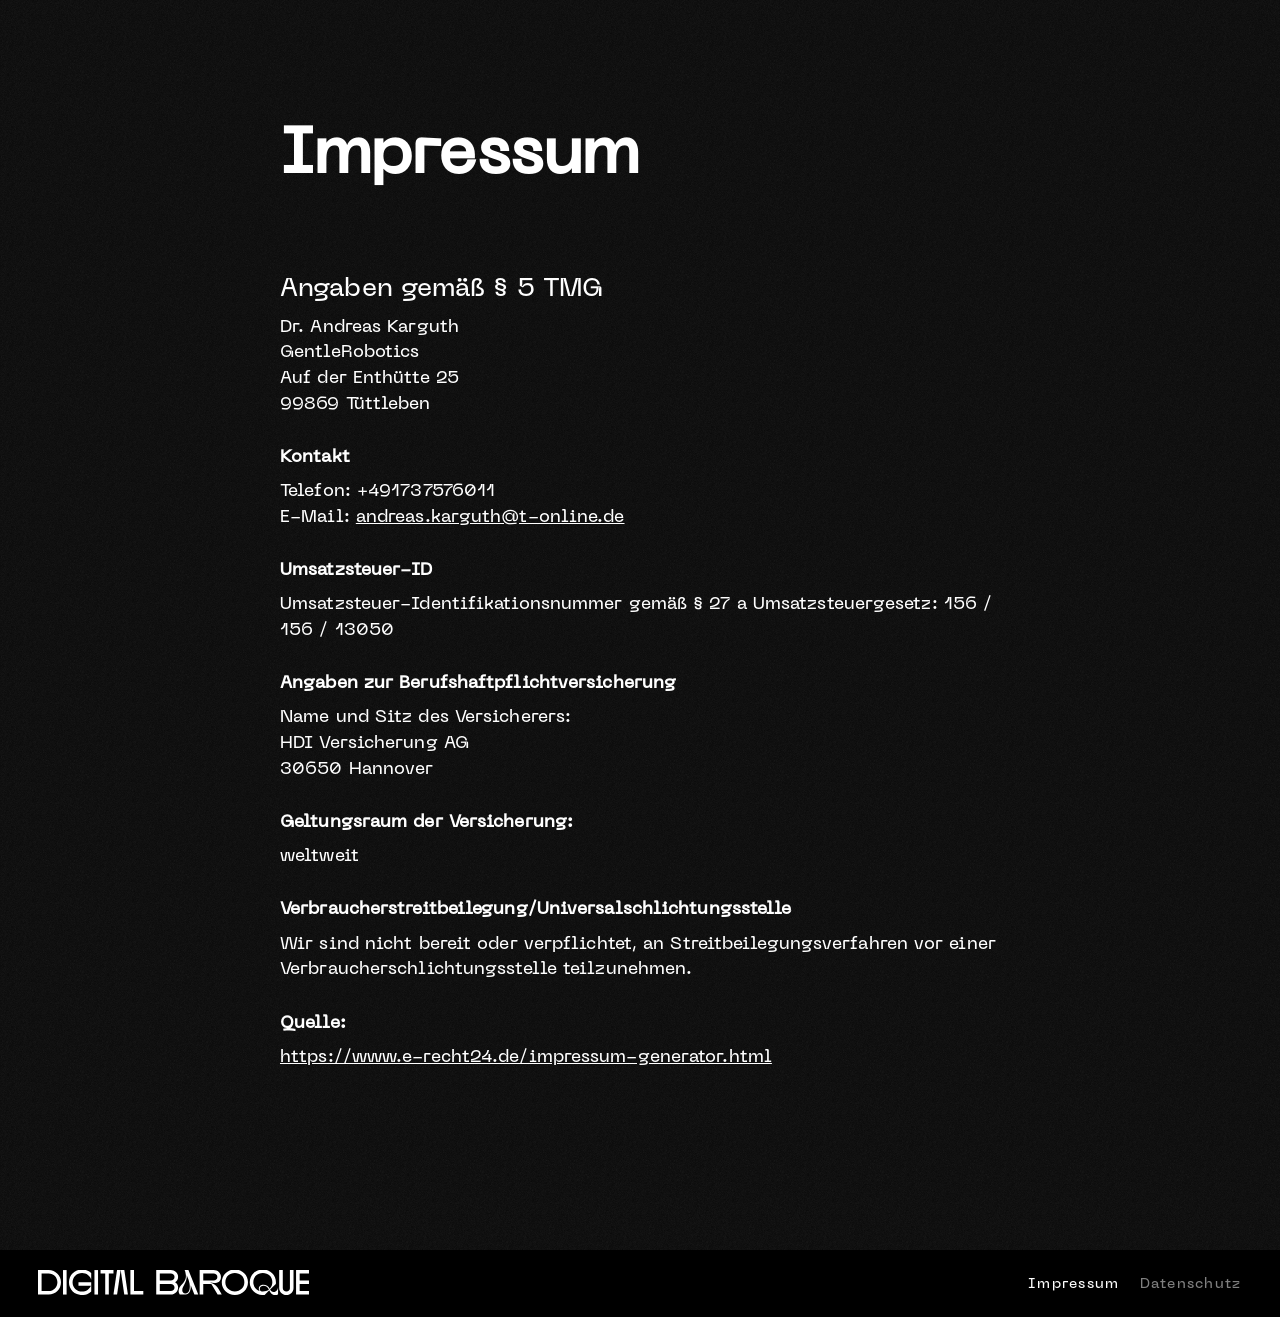
<file: impressum.html>
<!DOCTYPE html><!--  This site was created in Webflow. http://www.webflow.com  -->
<!--  Last Published: Tue May 24 2022 21:04:42 GMT+0000 (Coordinated Universal Time)  -->
<html data-wf-page="62865bf33bc687f15c6f261f" data-wf-site="6285e7dd2aa538eeb8c6451c">
<head>
  <meta charset="utf-8">
  <title>Impressum</title>
  <meta content="Impressum" property="og:title">
  <meta content="Impressum" property="twitter:title">
  <meta content="width=device-width, initial-scale=1" name="viewport">
  <meta content="Webflow" name="generator">
  <link href="css/normalize.css" rel="stylesheet" type="text/css">
  <link href="css/webflow.css" rel="stylesheet" type="text/css">
  <link href="css/digital-baroque.webflow.css" rel="stylesheet" type="text/css">
  <!-- [if lt IE 9]><script src="https://cdnjs.cloudflare.com/ajax/libs/html5shiv/3.7.3/html5shiv.min.js" type="text/javascript"></script><![endif] -->
  <script type="text/javascript">!function(o,c){var n=c.documentElement,t=" w-mod-";n.className+=t+"js",("ontouchstart"in o||o.DocumentTouch&&c instanceof DocumentTouch)&&(n.className+=t+"touch")}(window,document);</script>
  <link href="images/favicon.png" rel="shortcut icon" type="image/x-icon">
  <link href="images/webclip.jpg" rel="apple-touch-icon">
  <style>
/*.figure-1{
	filter: drop-shadow(40px 40px 100px rgba(0,0,0,0.35)) drop-shadow(25px 25px 50px rgba(0,0,0,0.15)) drop-shadow(5px 5px 10px rgba(0,0,0,0.1));
  -webkit-filter: drop-shadow(40px 40px 100px rgba(0,0,0,0.35)) drop-shadow(25px 25px 50px rgba(0,0,0,0.15)) drop-shadow(5px 5px 10px rgba(0,0,0,0.1));
  -moz-filter:  drop-shadow(40px 40px 100px rgba(0,0,0,0.35)) drop-shadow(25px 25px 50px rgba(0,0,0,0.15)) drop-shadow(5px 5px 10px rgba(0,0,0,0.1));
  -ms-filter:  drop-shadow(40px 40px 100px rgba(0,0,0,0.35)) drop-shadow(25px 25px 50px rgba(0,0,0,0.15)) drop-shadow(5px 5px 10px rgba(0,0,0,0.1));
  -o-filter: drop-shadow(40px 40px 100px rgba(0,0,0,0.35)) drop-shadow(25px 25px 50px rgba(0,0,0,0.15)) drop-shadow(5px 5px 10px rgba(0,0,0,0.1));
  }
*/
</style>
</head>
<body>
  <div class="main-wrapper">
    <div class="subpage-content__wrapper">
      <div class="rich-text-block w-richtext">
        <h1>Impressum</h1>
        <p>‍</p>
        <h2>Angaben gemäß § 5 TMG</h2>
        <p>Dr. Andreas Karguth<br>GentleRobotics<br>Auf der Enthütte 25<br>99869 Tüttleben</p>
        <h3>Kontakt</h3>
        <p>Telefon: +491737576011<br>E-Mail: <a href="mailto:andreas.karguth@t-online.de">andreas.karguth@t-online.de</a>
        </p>
        <h3>Umsatzsteuer-ID</h3>
        <p>Umsatzsteuer-Identifikationsnummer gemäß § 27 a Umsatzsteuergesetz: 156 / 156 / 13050</p>
        <h3>Angaben zur Berufshaftpflichtversicherung</h3>
        <p>Name und Sitz des Versicherers:<br>HDI Versicherung AG<br>30650 Hannover</p>
        <h3>Geltungsraum der Versicherung:</h3>
        <p>weltweit</p>
        <h3>Verbraucherstreitbeilegung/Universalschlichtungsstelle</h3>
        <p>Wir sind nicht bereit oder verpflichtet, an Streitbeilegungsverfahren vor einer Verbraucherschlichtungsstelle teilzunehmen.</p>
        <h3>Quelle:</h3>
        <p>
          <a href="https://www.e-recht24.de/impressum-generator.html" target="_blank">https://www.e-recht24.de/impressum-generator.html</a>
        </p>
      </div>
    </div>
    <div class="bg__wrapper"></div>
    <div style="opacity:0" class="vertical-tag__wrapper">
      <h1 class="tag-vertical">Impressum</h1>
    </div>
  </div>
  <div class="footer__wrapper">
    <a href="index.html" class="w-inline-block"><img src="images/digital-baroque__logo-type_footer.svg" loading="lazy" alt="" class="image-4"></a>
    <div class="footer__link-wrapper">
      <a href="impressum.html" aria-current="page" class="footer__link w--current">Impressum</a>
      <a href="datenschutz.html" class="footer__link">Datenschutz</a>
    </div>
  </div>
  <script src="https://d3e54v103j8qbb.cloudfront.net/js/jquery-3.5.1.min.dc5e7f18c8.js?site=6285e7dd2aa538eeb8c6451c" type="text/javascript" integrity="sha256-9/aliU8dGd2tb6OSsuzixeV4y/faTqgFtohetphbbj0=" crossorigin="anonymous"></script>
  <script src="js/webflow.js" type="text/javascript"></script>
  <!-- [if lte IE 9]><script src="https://cdnjs.cloudflare.com/ajax/libs/placeholders/3.0.2/placeholders.min.js"></script><![endif] -->
</body>
</html>
</file>
<file: css/webflow.css>
@font-face {
  font-family: 'webflow-icons';
  src: url("[data-uri]") format('truetype');
  font-weight: normal;
  font-style: normal;
}
[class^="w-icon-"],
[class*=" w-icon-"] {
  /* use !important to prevent issues with browser extensions that change fonts */
  font-family: 'webflow-icons' !important;
  speak: none;
  font-style: normal;
  font-weight: normal;
  font-variant: normal;
  text-transform: none;
  line-height: 1;
  /* Better Font Rendering =========== */
  -webkit-font-smoothing: antialiased;
  -moz-osx-font-smoothing: grayscale;
}
.w-icon-slider-right:before {
  content: "\e600";
}
.w-icon-slider-left:before {
  content: "\e601";
}
.w-icon-nav-menu:before {
  content: "\e602";
}
.w-icon-arrow-down:before,
.w-icon-dropdown-toggle:before {
  content: "\e603";
}
.w-icon-file-upload-remove:before {
  content: "\e900";
}
.w-icon-file-upload-icon:before {
  content: "\e903";
}
* {
  -webkit-box-sizing: border-box;
  -moz-box-sizing: border-box;
  box-sizing: border-box;
}
html {
  height: 100%;
}
body {
  margin: 0;
  min-height: 100%;
  background-color: #fff;
  font-family: Arial, sans-serif;
  font-size: 14px;
  line-height: 20px;
  color: #333;
}
img {
  max-width: 100%;
  vertical-align: middle;
  display: inline-block;
}
html.w-mod-touch * {
  background-attachment: scroll !important;
}
.w-block {
  display: block;
}
.w-inline-block {
  max-width: 100%;
  display: inline-block;
}
.w-clearfix:before,
.w-clearfix:after {
  content: " ";
  display: table;
  grid-column-start: 1;
  grid-row-start: 1;
  grid-column-end: 2;
  grid-row-end: 2;
}
.w-clearfix:after {
  clear: both;
}
.w-hidden {
  display: none;
}
.w-button {
  display: inline-block;
  padding: 9px 15px;
  background-color: #3898EC;
  color: white;
  border: 0;
  line-height: inherit;
  text-decoration: none;
  cursor: pointer;
  border-radius: 0;
}
input.w-button {
  -webkit-appearance: button;
}
html[data-w-dynpage] [data-w-cloak] {
  color: transparent !important;
}
.w-webflow-badge,
.w-webflow-badge * {
  position: static;
  left: auto;
  top: auto;
  right: auto;
  bottom: auto;
  z-index: auto;
  display: block;
  visibility: visible;
  overflow: visible;
  overflow-x: visible;
  overflow-y: visible;
  box-sizing: border-box;
  width: auto;
  height: auto;
  max-height: none;
  max-width: none;
  min-height: 0;
  min-width: 0;
  margin: 0;
  padding: 0;
  float: none;
  clear: none;
  border: 0 none transparent;
  border-radius: 0;
  background: none;
  background-image: none;
  background-position: 0% 0%;
  background-size: auto auto;
  background-repeat: repeat;
  background-origin: padding-box;
  background-clip: border-box;
  background-attachment: scroll;
  background-color: transparent;
  box-shadow: none;
  opacity: 1.0;
  transform: none;
  transition: none;
  direction: ltr;
  font-family: inherit;
  font-weight: inherit;
  color: inherit;
  font-size: inherit;
  line-height: inherit;
  font-style: inherit;
  font-variant: inherit;
  text-align: inherit;
  letter-spacing: inherit;
  text-decoration: inherit;
  text-indent: 0;
  text-transform: inherit;
  list-style-type: disc;
  text-shadow: none;
  font-smoothing: auto;
  vertical-align: baseline;
  cursor: inherit;
  white-space: inherit;
  word-break: normal;
  word-spacing: normal;
  word-wrap: normal;
}
.w-webflow-badge {
  position: fixed !important;
  display: inline-block !important;
  visibility: visible !important;
  opacity: 1 !important;
  z-index: 2147483647 !important;
  top: auto !important;
  right: 12px !important;
  bottom: 12px !important;
  left: auto !important;
  color: #AAADB0 !important;
  background-color: #fff !important;
  border-radius: 3px !important;
  padding: 6px 8px 6px 6px !important;
  font-size: 12px !important;
  opacity: 1.0 !important;
  line-height: 14px !important;
  text-decoration: none !important;
  transform: none !important;
  margin: 0 !important;
  width: auto !important;
  height: auto !important;
  overflow: visible !important;
  white-space: nowrap;
  box-shadow: 0 0 0 1px rgba(0, 0, 0, 0.1), 0px 1px 3px rgba(0, 0, 0, 0.1);
  cursor: pointer;
}
.w-webflow-badge > img {
  display: inline-block !important;
  visibility: visible !important;
  opacity: 1 !important;
  vertical-align: middle !important;
}
h1,
h2,
h3,
h4,
h5,
h6 {
  font-weight: bold;
  margin-bottom: 10px;
}
h1 {
  font-size: 38px;
  line-height: 44px;
  margin-top: 20px;
}
h2 {
  font-size: 32px;
  line-height: 36px;
  margin-top: 20px;
}
h3 {
  font-size: 24px;
  line-height: 30px;
  margin-top: 20px;
}
h4 {
  font-size: 18px;
  line-height: 24px;
  margin-top: 10px;
}
h5 {
  font-size: 14px;
  line-height: 20px;
  margin-top: 10px;
}
h6 {
  font-size: 12px;
  line-height: 18px;
  margin-top: 10px;
}
p {
  margin-top: 0;
  margin-bottom: 10px;
}
blockquote {
  margin: 0 0 10px 0;
  padding: 10px 20px;
  border-left: 5px solid #E2E2E2;
  font-size: 18px;
  line-height: 22px;
}
figure {
  margin: 0;
  margin-bottom: 10px;
}
figcaption {
  margin-top: 5px;
  text-align: center;
}
ul,
ol {
  margin-top: 0px;
  margin-bottom: 10px;
  padding-left: 40px;
}
.w-list-unstyled {
  padding-left: 0;
  list-style: none;
}
.w-embed:before,
.w-embed:after {
  content: " ";
  display: table;
  grid-column-start: 1;
  grid-row-start: 1;
  grid-column-end: 2;
  grid-row-end: 2;
}
.w-embed:after {
  clear: both;
}
.w-video {
  width: 100%;
  position: relative;
  padding: 0;
}
.w-video iframe,
.w-video object,
.w-video embed {
  position: absolute;
  top: 0;
  left: 0;
  width: 100%;
  height: 100%;
  border: none;
}
fieldset {
  padding: 0;
  margin: 0;
  border: 0;
}
button,
html input[type='button'],
input[type='reset'] {
  border: 0;
  cursor: pointer;
  -webkit-appearance: button;
}
.w-form {
  margin: 0 0 15px;
}
.w-form-done {
  display: none;
  padding: 20px;
  text-align: center;
  background-color: #dddddd;
}
.w-form-fail {
  display: none;
  margin-top: 10px;
  padding: 10px;
  background-color: #ffdede;
}
label {
  display: block;
  margin-bottom: 5px;
  font-weight: bold;
}
.w-input,
.w-select {
  display: block;
  width: 100%;
  height: 38px;
  padding: 8px 12px;
  margin-bottom: 10px;
  font-size: 14px;
  line-height: 1.428571429;
  color: #333333;
  vertical-align: middle;
  background-color: #ffffff;
  border: 1px solid #cccccc;
}
.w-input:-moz-placeholder,
.w-select:-moz-placeholder {
  color: #999;
}
.w-input::-moz-placeholder,
.w-select::-moz-placeholder {
  color: #999;
  opacity: 1;
}
.w-input:-ms-input-placeholder,
.w-select:-ms-input-placeholder {
  color: #999;
}
.w-input::-webkit-input-placeholder,
.w-select::-webkit-input-placeholder {
  color: #999;
}
.w-input:focus,
.w-select:focus {
  border-color: #3898EC;
  outline: 0;
}
.w-input[disabled],
.w-select[disabled],
.w-input[readonly],
.w-select[readonly],
fieldset[disabled] .w-input,
fieldset[disabled] .w-select {
  cursor: not-allowed;
  background-color: #eeeeee;
}
textarea.w-input,
textarea.w-select {
  height: auto;
}
.w-select {
  background-color: #f3f3f3;
}
.w-select[multiple] {
  height: auto;
}
.w-form-label {
  display: inline-block;
  cursor: pointer;
  font-weight: normal;
  margin-bottom: 0px;
}
.w-radio {
  display: block;
  margin-bottom: 5px;
  padding-left: 20px;
}
.w-radio:before,
.w-radio:after {
  content: " ";
  display: table;
  grid-column-start: 1;
  grid-row-start: 1;
  grid-column-end: 2;
  grid-row-end: 2;
}
.w-radio:after {
  clear: both;
}
.w-radio-input {
  margin: 4px 0 0;
  margin-top: 1px \9;
  line-height: normal;
  float: left;
  margin-left: -20px;
}
.w-radio-input {
  margin-top: 3px;
}
.w-file-upload {
  display: block;
  margin-bottom: 10px;
}
.w-file-upload-input {
  width: 0.1px;
  height: 0.1px;
  opacity: 0;
  overflow: hidden;
  position: absolute;
  z-index: -100;
}
.w-file-upload-default,
.w-file-upload-uploading,
.w-file-upload-success {
  display: inline-block;
  color: #333333;
}
.w-file-upload-error {
  display: block;
  margin-top: 10px;
}
.w-file-upload-default.w-hidden,
.w-file-upload-uploading.w-hidden,
.w-file-upload-error.w-hidden,
.w-file-upload-success.w-hidden {
  display: none;
}
.w-file-upload-uploading-btn {
  display: flex;
  font-size: 14px;
  font-weight: normal;
  cursor: pointer;
  margin: 0;
  padding: 8px 12px;
  border: 1px solid #cccccc;
  background-color: #fafafa;
}
.w-file-upload-file {
  display: flex;
  flex-grow: 1;
  justify-content: space-between;
  margin: 0;
  padding: 8px 9px 8px 11px;
  border: 1px solid #cccccc;
  background-color: #fafafa;
}
.w-file-upload-file-name {
  font-size: 14px;
  font-weight: normal;
  display: block;
}
.w-file-remove-link {
  margin-top: 3px;
  margin-left: 10px;
  width: auto;
  height: auto;
  padding: 3px;
  display: block;
  cursor: pointer;
}
.w-icon-file-upload-remove {
  margin: auto;
  font-size: 10px;
}
.w-file-upload-error-msg {
  display: inline-block;
  color: #ea384c;
  padding: 2px 0;
}
.w-file-upload-info {
  display: inline-block;
  line-height: 38px;
  padding: 0 12px;
}
.w-file-upload-label {
  display: inline-block;
  font-size: 14px;
  font-weight: normal;
  cursor: pointer;
  margin: 0;
  padding: 8px 12px;
  border: 1px solid #cccccc;
  background-color: #fafafa;
}
.w-icon-file-upload-icon,
.w-icon-file-upload-uploading {
  display: inline-block;
  margin-right: 8px;
  width: 20px;
}
.w-icon-file-upload-uploading {
  height: 20px;
}
.w-container {
  margin-left: auto;
  margin-right: auto;
  max-width: 940px;
}
.w-container:before,
.w-container:after {
  content: " ";
  display: table;
  grid-column-start: 1;
  grid-row-start: 1;
  grid-column-end: 2;
  grid-row-end: 2;
}
.w-container:after {
  clear: both;
}
.w-container .w-row {
  margin-left: -10px;
  margin-right: -10px;
}
.w-row:before,
.w-row:after {
  content: " ";
  display: table;
  grid-column-start: 1;
  grid-row-start: 1;
  grid-column-end: 2;
  grid-row-end: 2;
}
.w-row:after {
  clear: both;
}
.w-row .w-row {
  margin-left: 0;
  margin-right: 0;
}
.w-col {
  position: relative;
  float: left;
  width: 100%;
  min-height: 1px;
  padding-left: 10px;
  padding-right: 10px;
}
.w-col .w-col {
  padding-left: 0;
  padding-right: 0;
}
.w-col-1 {
  width: 8.33333333%;
}
.w-col-2 {
  width: 16.66666667%;
}
.w-col-3 {
  width: 25%;
}
.w-col-4 {
  width: 33.33333333%;
}
.w-col-5 {
  width: 41.66666667%;
}
.w-col-6 {
  width: 50%;
}
.w-col-7 {
  width: 58.33333333%;
}
.w-col-8 {
  width: 66.66666667%;
}
.w-col-9 {
  width: 75%;
}
.w-col-10 {
  width: 83.33333333%;
}
.w-col-11 {
  width: 91.66666667%;
}
.w-col-12 {
  width: 100%;
}
.w-hidden-main {
  display: none !important;
}
@media screen and (max-width: 991px) {
  .w-container {
    max-width: 728px;
  }
  .w-hidden-main {
    display: inherit !important;
  }
  .w-hidden-medium {
    display: none !important;
  }
  .w-col-medium-1 {
    width: 8.33333333%;
  }
  .w-col-medium-2 {
    width: 16.66666667%;
  }
  .w-col-medium-3 {
    width: 25%;
  }
  .w-col-medium-4 {
    width: 33.33333333%;
  }
  .w-col-medium-5 {
    width: 41.66666667%;
  }
  .w-col-medium-6 {
    width: 50%;
  }
  .w-col-medium-7 {
    width: 58.33333333%;
  }
  .w-col-medium-8 {
    width: 66.66666667%;
  }
  .w-col-medium-9 {
    width: 75%;
  }
  .w-col-medium-10 {
    width: 83.33333333%;
  }
  .w-col-medium-11 {
    width: 91.66666667%;
  }
  .w-col-medium-12 {
    width: 100%;
  }
  .w-col-stack {
    width: 100%;
    left: auto;
    right: auto;
  }
}
@media screen and (max-width: 767px) {
  .w-hidden-main {
    display: inherit !important;
  }
  .w-hidden-medium {
    display: inherit !important;
  }
  .w-hidden-small {
    display: none !important;
  }
  .w-row,
  .w-container .w-row {
    margin-left: 0;
    margin-right: 0;
  }
  .w-col {
    width: 100%;
    left: auto;
    right: auto;
  }
  .w-col-small-1 {
    width: 8.33333333%;
  }
  .w-col-small-2 {
    width: 16.66666667%;
  }
  .w-col-small-3 {
    width: 25%;
  }
  .w-col-small-4 {
    width: 33.33333333%;
  }
  .w-col-small-5 {
    width: 41.66666667%;
  }
  .w-col-small-6 {
    width: 50%;
  }
  .w-col-small-7 {
    width: 58.33333333%;
  }
  .w-col-small-8 {
    width: 66.66666667%;
  }
  .w-col-small-9 {
    width: 75%;
  }
  .w-col-small-10 {
    width: 83.33333333%;
  }
  .w-col-small-11 {
    width: 91.66666667%;
  }
  .w-col-small-12 {
    width: 100%;
  }
}
@media screen and (max-width: 479px) {
  .w-container {
    max-width: none;
  }
  .w-hidden-main {
    display: inherit !important;
  }
  .w-hidden-medium {
    display: inherit !important;
  }
  .w-hidden-small {
    display: inherit !important;
  }
  .w-hidden-tiny {
    display: none !important;
  }
  .w-col {
    width: 100%;
  }
  .w-col-tiny-1 {
    width: 8.33333333%;
  }
  .w-col-tiny-2 {
    width: 16.66666667%;
  }
  .w-col-tiny-3 {
    width: 25%;
  }
  .w-col-tiny-4 {
    width: 33.33333333%;
  }
  .w-col-tiny-5 {
    width: 41.66666667%;
  }
  .w-col-tiny-6 {
    width: 50%;
  }
  .w-col-tiny-7 {
    width: 58.33333333%;
  }
  .w-col-tiny-8 {
    width: 66.66666667%;
  }
  .w-col-tiny-9 {
    width: 75%;
  }
  .w-col-tiny-10 {
    width: 83.33333333%;
  }
  .w-col-tiny-11 {
    width: 91.66666667%;
  }
  .w-col-tiny-12 {
    width: 100%;
  }
}
.w-widget {
  position: relative;
}
.w-widget-map {
  width: 100%;
  height: 400px;
}
.w-widget-map label {
  width: auto;
  display: inline;
}
.w-widget-map img {
  max-width: inherit;
}
.w-widget-map .gm-style-iw {
  text-align: center;
}
.w-widget-map .gm-style-iw > button {
  display: none !important;
}
.w-widget-twitter {
  overflow: hidden;
}
.w-widget-twitter-count-shim {
  display: inline-block;
  vertical-align: top;
  position: relative;
  width: 28px;
  height: 20px;
  text-align: center;
  background: white;
  border: #758696 solid 1px;
  border-radius: 3px;
}
.w-widget-twitter-count-shim * {
  pointer-events: none;
  -webkit-user-select: none;
  -moz-user-select: none;
  -ms-user-select: none;
  user-select: none;
}
.w-widget-twitter-count-shim .w-widget-twitter-count-inner {
  position: relative;
  font-size: 15px;
  line-height: 12px;
  text-align: center;
  color: #999;
  font-family: serif;
}
.w-widget-twitter-count-shim .w-widget-twitter-count-clear {
  position: relative;
  display: block;
}
.w-widget-twitter-count-shim.w--large {
  width: 36px;
  height: 28px;
}
.w-widget-twitter-count-shim.w--large .w-widget-twitter-count-inner {
  font-size: 18px;
  line-height: 18px;
}
.w-widget-twitter-count-shim:not(.w--vertical) {
  margin-left: 5px;
  margin-right: 8px;
}
.w-widget-twitter-count-shim:not(.w--vertical).w--large {
  margin-left: 6px;
}
.w-widget-twitter-count-shim:not(.w--vertical):before,
.w-widget-twitter-count-shim:not(.w--vertical):after {
  top: 50%;
  left: 0;
  border: solid transparent;
  content: ' ';
  height: 0;
  width: 0;
  position: absolute;
  pointer-events: none;
}
.w-widget-twitter-count-shim:not(.w--vertical):before {
  border-color: rgba(117, 134, 150, 0);
  border-right-color: #5d6c7b;
  border-width: 4px;
  margin-left: -9px;
  margin-top: -4px;
}
.w-widget-twitter-count-shim:not(.w--vertical).w--large:before {
  border-width: 5px;
  margin-left: -10px;
  margin-top: -5px;
}
.w-widget-twitter-count-shim:not(.w--vertical):after {
  border-color: rgba(255, 255, 255, 0);
  border-right-color: white;
  border-width: 4px;
  margin-left: -8px;
  margin-top: -4px;
}
.w-widget-twitter-count-shim:not(.w--vertical).w--large:after {
  border-width: 5px;
  margin-left: -9px;
  margin-top: -5px;
}
.w-widget-twitter-count-shim.w--vertical {
  width: 61px;
  height: 33px;
  margin-bottom: 8px;
}
.w-widget-twitter-count-shim.w--vertical:before,
.w-widget-twitter-count-shim.w--vertical:after {
  top: 100%;
  left: 50%;
  border: solid transparent;
  content: ' ';
  height: 0;
  width: 0;
  position: absolute;
  pointer-events: none;
}
.w-widget-twitter-count-shim.w--vertical:before {
  border-color: rgba(117, 134, 150, 0);
  border-top-color: #5d6c7b;
  border-width: 5px;
  margin-left: -5px;
}
.w-widget-twitter-count-shim.w--vertical:after {
  border-color: rgba(255, 255, 255, 0);
  border-top-color: white;
  border-width: 4px;
  margin-left: -4px;
}
.w-widget-twitter-count-shim.w--vertical .w-widget-twitter-count-inner {
  font-size: 18px;
  line-height: 22px;
}
.w-widget-twitter-count-shim.w--vertical.w--large {
  width: 76px;
}
.w-background-video {
  position: relative;
  overflow: hidden;
  height: 500px;
  color: white;
}
.w-background-video > video {
  background-size: cover;
  background-position: 50% 50%;
  position: absolute;
  margin: auto;
  width: 100%;
  height: 100%;
  right: -100%;
  bottom: -100%;
  top: -100%;
  left: -100%;
  object-fit: cover;
  z-index: -100;
}
.w-background-video > video::-webkit-media-controls-start-playback-button {
  display: none !important;
  -webkit-appearance: none;
}
.w-background-video--control {
  position: absolute;
  bottom: 1em;
  right: 1em;
  background-color: transparent;
  padding: 0;
}
.w-background-video--control > [hidden] {
  display: none !important;
}
.w-slider {
  position: relative;
  height: 300px;
  text-align: center;
  background: #dddddd;
  clear: both;
  -webkit-tap-highlight-color: rgba(0, 0, 0, 0);
  tap-highlight-color: rgba(0, 0, 0, 0);
}
.w-slider-mask {
  position: relative;
  display: block;
  overflow: hidden;
  z-index: 1;
  left: 0;
  right: 0;
  height: 100%;
  white-space: nowrap;
}
.w-slide {
  position: relative;
  display: inline-block;
  vertical-align: top;
  width: 100%;
  height: 100%;
  white-space: normal;
  text-align: left;
}
.w-slider-nav {
  position: absolute;
  z-index: 2;
  top: auto;
  right: 0;
  bottom: 0;
  left: 0;
  margin: auto;
  padding-top: 10px;
  height: 40px;
  text-align: center;
  -webkit-tap-highlight-color: rgba(0, 0, 0, 0);
  tap-highlight-color: rgba(0, 0, 0, 0);
}
.w-slider-nav.w-round > div {
  border-radius: 100%;
}
.w-slider-nav.w-num > div {
  width: auto;
  height: auto;
  padding: 0.2em 0.5em;
  font-size: inherit;
  line-height: inherit;
}
.w-slider-nav.w-shadow > div {
  box-shadow: 0 0 3px rgba(51, 51, 51, 0.4);
}
.w-slider-nav-invert {
  color: #fff;
}
.w-slider-nav-invert > div {
  background-color: rgba(34, 34, 34, 0.4);
}
.w-slider-nav-invert > div.w-active {
  background-color: #222;
}
.w-slider-dot {
  position: relative;
  display: inline-block;
  width: 1em;
  height: 1em;
  background-color: rgba(255, 255, 255, 0.4);
  cursor: pointer;
  margin: 0 3px 0.5em;
  transition: background-color 100ms, color 100ms;
}
.w-slider-dot.w-active {
  background-color: #fff;
}
.w-slider-dot:focus {
  outline: none;
  box-shadow: 0px 0px 0px 2px #fff;
}
.w-slider-dot:focus.w-active {
  box-shadow: none;
}
.w-slider-arrow-left,
.w-slider-arrow-right {
  position: absolute;
  width: 80px;
  top: 0;
  right: 0;
  bottom: 0;
  left: 0;
  margin: auto;
  cursor: pointer;
  overflow: hidden;
  color: white;
  font-size: 40px;
  -webkit-tap-highlight-color: rgba(0, 0, 0, 0);
  tap-highlight-color: rgba(0, 0, 0, 0);
  -webkit-user-select: none;
  -moz-user-select: none;
  -ms-user-select: none;
  user-select: none;
}
.w-slider-arrow-left [class^='w-icon-'],
.w-slider-arrow-right [class^='w-icon-'],
.w-slider-arrow-left [class*=' w-icon-'],
.w-slider-arrow-right [class*=' w-icon-'] {
  position: absolute;
}
.w-slider-arrow-left:focus,
.w-slider-arrow-right:focus {
  outline: 0;
}
.w-slider-arrow-left {
  z-index: 3;
  right: auto;
}
.w-slider-arrow-right {
  z-index: 4;
  left: auto;
}
.w-icon-slider-left,
.w-icon-slider-right {
  top: 0;
  right: 0;
  bottom: 0;
  left: 0;
  margin: auto;
  width: 1em;
  height: 1em;
}
.w-slider-aria-label {
  border: 0;
  clip: rect(0 0 0 0);
  height: 1px;
  margin: -1px;
  overflow: hidden;
  padding: 0;
  position: absolute;
  width: 1px;
}
.w-slider-force-show {
  display: block !important;
}
.w-dropdown {
  display: inline-block;
  position: relative;
  text-align: left;
  margin-left: auto;
  margin-right: auto;
  z-index: 900;
}
.w-dropdown-btn,
.w-dropdown-toggle,
.w-dropdown-link {
  position: relative;
  vertical-align: top;
  text-decoration: none;
  color: #222222;
  padding: 20px;
  text-align: left;
  margin-left: auto;
  margin-right: auto;
  white-space: nowrap;
}
.w-dropdown-toggle {
  -webkit-user-select: none;
  -moz-user-select: none;
  -ms-user-select: none;
  user-select: none;
  display: inline-block;
  cursor: pointer;
  padding-right: 40px;
}
.w-dropdown-toggle:focus {
  outline: 0;
}
.w-icon-dropdown-toggle {
  position: absolute;
  top: 0;
  right: 0;
  bottom: 0;
  margin: auto;
  margin-right: 20px;
  width: 1em;
  height: 1em;
}
.w-dropdown-list {
  position: absolute;
  background: #dddddd;
  display: none;
  min-width: 100%;
}
.w-dropdown-list.w--open {
  display: block;
}
.w-dropdown-link {
  padding: 10px 20px;
  display: block;
  color: #222222;
}
.w-dropdown-link.w--current {
  color: #0082f3;
}
.w-dropdown-link:focus {
  outline: 0;
}
@media screen and (max-width: 767px) {
  .w-nav-brand {
    padding-left: 10px;
  }
}
/**
 * ## Note
 * Safari (on both iOS and OS X) does not handle viewport units (vh, vw) well.
 * For example percentage units do not work on descendants of elements that
 * have any dimensions expressed in viewport units. It also doesn’t handle them at
 * all in `calc()`.
 */
/**
 * Wrapper around all lightbox elements
 *
 * 1. Since the lightbox can receive focus, IE also gives it an outline.
 * 2. Fixes flickering on Chrome when a transition is in progress
 *    underneath the lightbox.
 */
.w-lightbox-backdrop {
  color: #000;
  cursor: auto;
  font-family: serif;
  font-size: medium;
  font-style: normal;
  font-variant: normal;
  font-weight: normal;
  letter-spacing: normal;
  line-height: normal;
  list-style: disc;
  text-align: start;
  text-indent: 0;
  text-shadow: none;
  text-transform: none;
  visibility: visible;
  white-space: normal;
  word-break: normal;
  word-spacing: normal;
  word-wrap: normal;
  position: fixed;
  top: 0;
  right: 0;
  bottom: 0;
  left: 0;
  color: #fff;
  font-family: "Helvetica Neue", Helvetica, Ubuntu, "Segoe UI", Verdana, sans-serif;
  font-size: 17px;
  line-height: 1.2;
  font-weight: 300;
  text-align: center;
  background: rgba(0, 0, 0, 0.9);
  z-index: 2000;
  outline: 0;
  /* 1 */
  opacity: 0;
  -webkit-user-select: none;
  -moz-user-select: none;
  -ms-user-select: none;
  -webkit-tap-highlight-color: transparent;
  -webkit-transform: translate(0, 0);
  /* 2 */
}
/**
 * Neat trick to bind the rubberband effect to our canvas instead of the whole
 * document on iOS. It also prevents a bug that causes the document underneath to scroll.
 */
.w-lightbox-backdrop,
.w-lightbox-container {
  height: 100%;
  overflow: auto;
  -webkit-overflow-scrolling: touch;
}
.w-lightbox-content {
  position: relative;
  height: 100vh;
  overflow: hidden;
}
.w-lightbox-view {
  position: absolute;
  width: 100vw;
  height: 100vh;
  opacity: 0;
}
.w-lightbox-view:before {
  content: "";
  height: 100vh;
}
/* .w-lightbox-content */
.w-lightbox-group,
.w-lightbox-group .w-lightbox-view,
.w-lightbox-group .w-lightbox-view:before {
  height: 86vh;
}
.w-lightbox-frame,
.w-lightbox-view:before {
  display: inline-block;
  vertical-align: middle;
}
/*
 * 1. Remove default margin set by user-agent on the <figure> element.
 */
.w-lightbox-figure {
  position: relative;
  margin: 0;
  /* 1 */
}
.w-lightbox-group .w-lightbox-figure {
  cursor: pointer;
}
/**
 * IE adds image dimensions as width and height attributes on the IMG tag,
 * but we need both width and height to be set to auto to enable scaling.
 */
.w-lightbox-img {
  width: auto;
  height: auto;
  max-width: none;
}
/**
 * 1. Reset if style is set by user on "All Images"
 */
.w-lightbox-image {
  display: block;
  float: none;
  /* 1 */
  max-width: 100vw;
  max-height: 100vh;
}
.w-lightbox-group .w-lightbox-image {
  max-height: 86vh;
}
.w-lightbox-caption {
  position: absolute;
  right: 0;
  bottom: 0;
  left: 0;
  padding: .5em 1em;
  background: rgba(0, 0, 0, 0.4);
  text-align: left;
  text-overflow: ellipsis;
  white-space: nowrap;
  overflow: hidden;
}
.w-lightbox-embed {
  position: absolute;
  top: 0;
  right: 0;
  bottom: 0;
  left: 0;
  width: 100%;
  height: 100%;
}
.w-lightbox-control {
  position: absolute;
  top: 0;
  width: 4em;
  background-size: 24px;
  background-repeat: no-repeat;
  background-position: center;
  cursor: pointer;
  -webkit-transition: all .3s;
  transition: all .3s;
}
.w-lightbox-left {
  display: none;
  bottom: 0;
  left: 0;
  /* <svg xmlns="http://www.w3.org/2000/svg" viewBox="-20 0 24 40" width="24" height="40"><g transform="rotate(45)"><path d="m0 0h5v23h23v5h-28z" opacity=".4"/><path d="m1 1h3v23h23v3h-26z" fill="#fff"/></g></svg> */
  background-image: url("[data-uri]");
}
.w-lightbox-right {
  display: none;
  right: 0;
  bottom: 0;
  /* <svg xmlns="http://www.w3.org/2000/svg" viewBox="-4 0 24 40" width="24" height="40"><g transform="rotate(45)"><path d="m0-0h28v28h-5v-23h-23z" opacity=".4"/><path d="m1 1h26v26h-3v-23h-23z" fill="#fff"/></g></svg> */
  background-image: url("[data-uri]");
}
/*
 * Without specifying the with and height inside the SVG, all versions of IE render the icon too small.
 * The bug does not seem to manifest itself if the elements are tall enough such as the above arrows.
 * (http://stackoverflow.com/questions/16092114/background-size-differs-in-internet-explorer)
 */
.w-lightbox-close {
  right: 0;
  height: 2.6em;
  /* <svg xmlns="http://www.w3.org/2000/svg" viewBox="-4 0 18 17" width="18" height="17"><g transform="rotate(45)"><path d="m0 0h7v-7h5v7h7v5h-7v7h-5v-7h-7z" opacity=".4"/><path d="m1 1h7v-7h3v7h7v3h-7v7h-3v-7h-7z" fill="#fff"/></g></svg> */
  background-image: url("[data-uri]");
  background-size: 18px;
}
/**
 * 1. All IE versions add extra space at the bottom without this.
 */
.w-lightbox-strip {
  position: absolute;
  bottom: 0;
  left: 0;
  right: 0;
  padding: 0 1vh;
  line-height: 0;
  /* 1 */
  white-space: nowrap;
  overflow-x: auto;
  overflow-y: hidden;
}
/*
 * 1. We use content-box to avoid having to do `width: calc(10vh + 2vw)`
 *    which doesn’t work in Safari anyway.
 * 2. Chrome renders images pixelated when switching to GPU. Making sure
 *    the parent is also rendered on the GPU (by setting translate3d for
 *    example) fixes this behavior.
 */
.w-lightbox-item {
  display: inline-block;
  width: 10vh;
  padding: 2vh 1vh;
  box-sizing: content-box;
  /* 1 */
  cursor: pointer;
  -webkit-transform: translate3d(0, 0, 0);
  /* 2 */
}
.w-lightbox-active {
  opacity: .3;
}
.w-lightbox-thumbnail {
  position: relative;
  height: 10vh;
  background: #222;
  overflow: hidden;
}
.w-lightbox-thumbnail-image {
  position: absolute;
  top: 0;
  left: 0;
}
.w-lightbox-thumbnail .w-lightbox-tall {
  top: 50%;
  width: 100%;
  -webkit-transform: translate(0, -50%);
  -ms-transform: translate(0, -50%);
  transform: translate(0, -50%);
}
.w-lightbox-thumbnail .w-lightbox-wide {
  left: 50%;
  height: 100%;
  -webkit-transform: translate(-50%, 0);
  -ms-transform: translate(-50%, 0);
  transform: translate(-50%, 0);
}
/*
 * Spinner
 *
 * Absolute pixel values are used to avoid rounding errors that would cause
 * the white spinning element to be misaligned with the track.
 */
.w-lightbox-spinner {
  position: absolute;
  top: 50%;
  left: 50%;
  box-sizing: border-box;
  width: 40px;
  height: 40px;
  margin-top: -20px;
  margin-left: -20px;
  border: 5px solid rgba(0, 0, 0, 0.4);
  border-radius: 50%;
  -webkit-animation: spin .8s infinite linear;
  animation: spin .8s infinite linear;
}
.w-lightbox-spinner:after {
  content: "";
  position: absolute;
  top: -4px;
  right: -4px;
  bottom: -4px;
  left: -4px;
  border: 3px solid transparent;
  border-bottom-color: #fff;
  border-radius: 50%;
}
/*
 * Utility classes
 */
.w-lightbox-hide {
  display: none;
}
.w-lightbox-noscroll {
  overflow: hidden;
}
@media (min-width: 768px) {
  .w-lightbox-content {
    height: 96vh;
    margin-top: 2vh;
  }
  .w-lightbox-view,
  .w-lightbox-view:before {
    height: 96vh;
  }
  /* .w-lightbox-content */
  .w-lightbox-group,
  .w-lightbox-group .w-lightbox-view,
  .w-lightbox-group .w-lightbox-view:before {
    height: 84vh;
  }
  .w-lightbox-image {
    max-width: 96vw;
    max-height: 96vh;
  }
  .w-lightbox-group .w-lightbox-image {
    max-width: 82.3vw;
    max-height: 84vh;
  }
  .w-lightbox-left,
  .w-lightbox-right {
    display: block;
    opacity: .5;
  }
  .w-lightbox-close {
    opacity: .8;
  }
  .w-lightbox-control:hover {
    opacity: 1;
  }
}
.w-lightbox-inactive,
.w-lightbox-inactive:hover {
  opacity: 0;
}
.w-richtext:before,
.w-richtext:after {
  content: " ";
  display: table;
  grid-column-start: 1;
  grid-row-start: 1;
  grid-column-end: 2;
  grid-row-end: 2;
}
.w-richtext:after {
  clear: both;
}
.w-richtext[contenteditable="true"]:before,
.w-richtext[contenteditable="true"]:after {
  white-space: initial;
}
.w-richtext ol,
.w-richtext ul {
  overflow: hidden;
}
.w-richtext .w-richtext-figure-selected.w-richtext-figure-type-video div:after,
.w-richtext .w-richtext-figure-selected[data-rt-type="video"] div:after {
  outline: 2px solid #2895f7;
}
.w-richtext .w-richtext-figure-selected.w-richtext-figure-type-image div,
.w-richtext .w-richtext-figure-selected[data-rt-type="image"] div {
  outline: 2px solid #2895f7;
}
.w-richtext figure.w-richtext-figure-type-video > div:after,
.w-richtext figure[data-rt-type="video"] > div:after {
  content: '';
  position: absolute;
  display: none;
  left: 0;
  top: 0;
  right: 0;
  bottom: 0;
}
.w-richtext figure {
  position: relative;
  max-width: 60%;
}
.w-richtext figure > div:before {
  cursor: default!important;
}
.w-richtext figure img {
  width: 100%;
}
.w-richtext figure figcaption.w-richtext-figcaption-placeholder {
  opacity: 0.6;
}
.w-richtext figure div {
  /* fix incorrectly sized selection border in the data manager */
  font-size: 0px;
  color: transparent;
}
.w-richtext figure.w-richtext-figure-type-image,
.w-richtext figure[data-rt-type="image"] {
  display: table;
}
.w-richtext figure.w-richtext-figure-type-image > div,
.w-richtext figure[data-rt-type="image"] > div {
  display: inline-block;
}
.w-richtext figure.w-richtext-figure-type-image > figcaption,
.w-richtext figure[data-rt-type="image"] > figcaption {
  display: table-caption;
  caption-side: bottom;
}
.w-richtext figure.w-richtext-figure-type-video,
.w-richtext figure[data-rt-type="video"] {
  width: 60%;
  height: 0;
}
.w-richtext figure.w-richtext-figure-type-video iframe,
.w-richtext figure[data-rt-type="video"] iframe {
  position: absolute;
  top: 0;
  left: 0;
  width: 100%;
  height: 100%;
}
.w-richtext figure.w-richtext-figure-type-video > div,
.w-richtext figure[data-rt-type="video"] > div {
  width: 100%;
}
.w-richtext figure.w-richtext-align-center {
  margin-right: auto;
  margin-left: auto;
  clear: both;
}
.w-richtext figure.w-richtext-align-center.w-richtext-figure-type-image > div,
.w-richtext figure.w-richtext-align-center[data-rt-type="image"] > div {
  max-width: 100%;
}
.w-richtext figure.w-richtext-align-normal {
  clear: both;
}
.w-richtext figure.w-richtext-align-fullwidth {
  width: 100%;
  max-width: 100%;
  text-align: center;
  clear: both;
  display: block;
  margin-right: auto;
  margin-left: auto;
}
.w-richtext figure.w-richtext-align-fullwidth > div {
  display: inline-block;
  /* padding-bottom is used for aspect ratios in video figures
      we want the div to inherit that so hover/selection borders in the designer-canvas
      fit right*/
  padding-bottom: inherit;
}
.w-richtext figure.w-richtext-align-fullwidth > figcaption {
  display: block;
}
.w-richtext figure.w-richtext-align-floatleft {
  float: left;
  margin-right: 15px;
  clear: none;
}
.w-richtext figure.w-richtext-align-floatright {
  float: right;
  margin-left: 15px;
  clear: none;
}
.w-nav {
  position: relative;
  background: #dddddd;
  z-index: 1000;
}
.w-nav:before,
.w-nav:after {
  content: " ";
  display: table;
  grid-column-start: 1;
  grid-row-start: 1;
  grid-column-end: 2;
  grid-row-end: 2;
}
.w-nav:after {
  clear: both;
}
.w-nav-brand {
  position: relative;
  float: left;
  text-decoration: none;
  color: #333333;
}
.w-nav-link {
  position: relative;
  display: inline-block;
  vertical-align: top;
  text-decoration: none;
  color: #222222;
  padding: 20px;
  text-align: left;
  margin-left: auto;
  margin-right: auto;
}
.w-nav-link.w--current {
  color: #0082f3;
}
.w-nav-menu {
  position: relative;
  float: right;
}
[data-nav-menu-open] {
  display: block !important;
  position: absolute;
  top: 100%;
  left: 0;
  right: 0;
  background: #C8C8C8;
  text-align: center;
  overflow: visible;
  min-width: 200px;
}
.w--nav-link-open {
  display: block;
  position: relative;
}
.w-nav-overlay {
  position: absolute;
  overflow: hidden;
  display: none;
  top: 100%;
  left: 0;
  right: 0;
  width: 100%;
}
.w-nav-overlay [data-nav-menu-open] {
  top: 0;
}
.w-nav[data-animation="over-left"] .w-nav-overlay {
  width: auto;
}
.w-nav[data-animation="over-left"] .w-nav-overlay,
.w-nav[data-animation="over-left"] [data-nav-menu-open] {
  right: auto;
  z-index: 1;
  top: 0;
}
.w-nav[data-animation="over-right"] .w-nav-overlay {
  width: auto;
}
.w-nav[data-animation="over-right"] .w-nav-overlay,
.w-nav[data-animation="over-right"] [data-nav-menu-open] {
  left: auto;
  z-index: 1;
  top: 0;
}
.w-nav-button {
  position: relative;
  float: right;
  padding: 18px;
  font-size: 24px;
  display: none;
  cursor: pointer;
  -webkit-tap-highlight-color: rgba(0, 0, 0, 0);
  tap-highlight-color: rgba(0, 0, 0, 0);
  -webkit-user-select: none;
  -moz-user-select: none;
  -ms-user-select: none;
  user-select: none;
}
.w-nav-button:focus {
  outline: 0;
}
.w-nav-button.w--open {
  background-color: #C8C8C8;
  color: white;
}
.w-nav[data-collapse="all"] .w-nav-menu {
  display: none;
}
.w-nav[data-collapse="all"] .w-nav-button {
  display: block;
}
.w--nav-dropdown-open {
  display: block;
}
.w--nav-dropdown-toggle-open {
  display: block;
}
.w--nav-dropdown-list-open {
  position: static;
}
@media screen and (max-width: 991px) {
  .w-nav[data-collapse="medium"] .w-nav-menu {
    display: none;
  }
  .w-nav[data-collapse="medium"] .w-nav-button {
    display: block;
  }
}
@media screen and (max-width: 767px) {
  .w-nav[data-collapse="small"] .w-nav-menu {
    display: none;
  }
  .w-nav[data-collapse="small"] .w-nav-button {
    display: block;
  }
  .w-nav-brand {
    padding-left: 10px;
  }
}
@media screen and (max-width: 479px) {
  .w-nav[data-collapse="tiny"] .w-nav-menu {
    display: none;
  }
  .w-nav[data-collapse="tiny"] .w-nav-button {
    display: block;
  }
}
.w-tabs {
  position: relative;
}
.w-tabs:before,
.w-tabs:after {
  content: " ";
  display: table;
  grid-column-start: 1;
  grid-row-start: 1;
  grid-column-end: 2;
  grid-row-end: 2;
}
.w-tabs:after {
  clear: both;
}
.w-tab-menu {
  position: relative;
}
.w-tab-link {
  position: relative;
  display: inline-block;
  vertical-align: top;
  text-decoration: none;
  padding: 9px 30px;
  text-align: left;
  cursor: pointer;
  color: #222222;
  background-color: #dddddd;
}
.w-tab-link.w--current {
  background-color: #C8C8C8;
}
.w-tab-link:focus {
  outline: 0;
}
.w-tab-content {
  position: relative;
  display: block;
  overflow: hidden;
}
.w-tab-pane {
  position: relative;
  display: none;
}
.w--tab-active {
  display: block;
}
@media screen and (max-width: 479px) {
  .w-tab-link {
    display: block;
  }
}
.w-ix-emptyfix:after {
  content: "";
}
@keyframes spin {
  0% {
    transform: rotate(0deg);
  }
  100% {
    transform: rotate(360deg);
  }
}
.w-dyn-empty {
  padding: 10px;
  background-color: #dddddd;
}
.w-dyn-hide {
  display: none !important;
}
.w-dyn-bind-empty {
  display: none !important;
}
.w-condition-invisible {
  display: none !important;
}
.wf-layout-layout {
  display: grid !important;
}
.wf-layout-cell {
  display: flex !important;
}
</file>
<file: css/digital-baroque.webflow.css>
body {
  background-color: #0c0c0c;
  background-image: url('../images/kika_grain-bg-blue2x.png');
  background-size: 100px;
  font-family: Nea, sans-serif;
  color: #fff;
  font-size: 1.75vw;
  line-height: 2.25vw;
  font-weight: 400;
  letter-spacing: 0.1px;
}

h1 {
  margin-top: 20px;
  margin-bottom: 10px;
  font-size: 5vw;
  line-height: 44px;
  font-weight: 700;
}

h2 {
  margin-top: 4.5vw;
  margin-bottom: 10px;
  font-size: 32px;
  line-height: 36px;
  font-weight: 400;
}

h3 {
  margin-top: 2vw;
  margin-bottom: 0.5vw;
  font-size: 1.35vw;
  line-height: 30px;
  font-weight: 700;
}

p {
  margin-bottom: 2vw;
}

a {
  text-decoration: underline;
}

strong {
  font-weight: 400;
}

.main-wrapper {
  position: relative;
  overflow: hidden;
  width: 100%;
}

.logo_wrapper {
  position: relative;
  z-index: 10;
  overflow: hidden;
  width: 70vw;
  max-height: 50vh;
  -o-object-fit: contain;
  object-fit: contain;
}

.figure-1 {
  z-index: 15;
  display: block;
  width: 100%;
  -webkit-transition: color 250ms ease;
  transition: color 250ms ease;
}

.figure-2 {
  z-index: 5;
  display: block;
  width: 100%;
}

.figure-3 {
  z-index: 5;
  width: 100%;
}

.tag-vertical {
  position: relative;
  display: inline-block;
  margin-top: 0px;
  margin-bottom: 0px;
  -webkit-transform: rotate(90deg) perspective(2000px);
  transform: rotate(90deg) perspective(2000px);
  -webkit-transform-origin: 0% 0%;
  -ms-transform-origin: 0% 0%;
  transform-origin: 0% 0%;
  font-family: Nea, sans-serif;
  color: #fff;
  font-size: 1.75vw;
  line-height: 2vw;
  font-weight: 400;
  letter-spacing: 0.1rem;
}

.vertical-tag__wrapper {
  position: absolute;
  left: auto;
  top: 0%;
  right: 0%;
  bottom: auto;
  z-index: 50;
  width: 0px;
  height: 10vw;
  margin-top: 2.75vw;
  margin-right: 2.75vw;
  -webkit-perspective: none;
  perspective: none;
  -webkit-perspective-origin: 0% 0%;
  perspective-origin: 0% 0%;
}

.image {
  width: auto;
  height: auto;
  max-height: 50vh;
  max-width: none;
  -o-object-fit: contain;
  object-fit: contain;
}

.heading {
  margin-top: 20vw;
}

.bg__wrapper {
  position: relative;
  overflow: hidden;
  width: 100%;
}

.intro__wrapper {
  position: absolute;
  left: 0%;
  top: auto;
  right: 0%;
  bottom: 0%;
  z-index: 50;
  margin-right: 3vw;
  margin-bottom: 3vw;
  margin-left: 3vw;
}

.title-date {
  display: inline-block;
  margin-top: 1vw;
  padding-top: 2vw;
  font-size: 9vw;
  line-height: 4.5vw;
  letter-spacing: -0.65vw;
}

.section__start {
  position: relative;
  left: 0%;
  top: 0%;
  right: 0%;
  bottom: 0%;
  height: 100vh;
  padding: 3vw;
}

.arrow {
  display: inline-block;
  margin-top: 1vw;
  margin-right: 0vw;
  padding-top: 4.65vw;
  float: right;
  font-size: 3.5vw;
  line-height: 2vw;
  letter-spacing: -14px;
}

.main-content__wrapper {
  position: relative;
  left: 0%;
  top: auto;
  right: 0%;
  bottom: 0%;
  z-index: 50;
  margin-top: 9vw;
  margin-right: 3vw;
  margin-left: 3vw;
}

.main-content__wrapper.last {
  margin-bottom: 12vw;
}

.description {
  display: block;
  max-width: 40ch;
  margin-top: 1vw;
  margin-bottom: 2vw;
  padding-top: 0vw;
  font-size: 2.5vw;
  line-height: 3.25vw;
  letter-spacing: 0px;
}

.div-block {
  position: fixed;
  left: 0%;
  top: auto;
  right: 0%;
  bottom: 0%;
  z-index: 9;
  height: 65vh;
  background-color: transparent;
  background-image: -webkit-gradient(linear, left top, left bottom, from(transparent), to(rgba(0, 0, 0, 0.5)));
  background-image: linear-gradient(180deg, transparent, rgba(0, 0, 0, 0.5));
}

.description__sm {
  max-width: 60ch;
  margin-top: 1.5vw;
  color: #fff;
  font-size: 1.1vw;
  line-height: 1.6vw;
  letter-spacing: 0.05vw;
}

.foerderer-logo_wrapper {
  display: -webkit-box;
  display: -webkit-flex;
  display: -ms-flexbox;
  display: flex;
  margin-top: 2vw;
  margin-bottom: 2.5vw;
  -webkit-box-pack: start;
  -webkit-justify-content: flex-start;
  -ms-flex-pack: start;
  justify-content: flex-start;
  -webkit-box-align: start;
  -webkit-align-items: flex-start;
  -ms-flex-align: start;
  align-items: flex-start;
}

.image-2 {
  width: 16vw;
  margin-top: 0.4vw;
  margin-right: 2vw;
}

.image-3 {
  width: 19vw;
}

.bold-text {
  font-size: 1.05vw;
  line-height: 1vw;
  letter-spacing: 0.4px;
}

.footer__wrapper {
  position: relative;
  z-index: 50;
  display: -webkit-box;
  display: -webkit-flex;
  display: -ms-flexbox;
  display: flex;
  width: 100%;
  padding: 1.5vw 3vw;
  -webkit-box-pack: justify;
  -webkit-justify-content: space-between;
  -ms-flex-pack: justify;
  justify-content: space-between;
  background-color: #000;
}

.image-4 {
  height: 2vw;
  margin-right: 0vw;
  margin-left: 0vw;
}

.footer__link {
  display: inline-block;
  margin-left: 1vw;
  color: hsla(0, 0%, 100%, 0.5);
  font-size: 1.1vw;
  line-height: 1.1vw;
  letter-spacing: 0.1vw;
  text-decoration: none;
}

.footer__link:hover {
  color: #fff;
}

.footer__link.w--current {
  color: #fff;
}

.testblock-outer {
  position: absolute;
  left: 0%;
  top: 0%;
  right: 0%;
  bottom: auto;
  width: 50vw;
  height: 50vw;
  background-color: #f58f00;
}

.testblock_inner {
  position: relative;
  width: 10vw;
  height: 50vw;
  margin-right: auto;
  margin-left: auto;
  background-color: red;
}

.figure-1__wrapper {
  position: absolute;
  top: 4vw;
  right: -17vw;
  z-index: 15;
  width: 65vw;
  height: 141vw;
}

.figure-2__wrapper {
  position: absolute;
  left: -17.5vw;
  top: 55vw;
  right: auto;
  z-index: 5;
  display: block;
  width: 85vw;
  height: 180vw;
}

.figure-3__wrapper {
  position: absolute;
  left: 7.5vw;
  top: -85vw;
  right: auto;
  bottom: auto;
  z-index: 5;
  display: block;
  overflow: visible;
  width: 37.5vw;
  height: 130vw;
}

.footer__wrapper__subpage {
  z-index: 50;
  display: -webkit-box;
  display: -webkit-flex;
  display: -ms-flexbox;
  display: flex;
  width: 100%;
  padding: 1.5vw 3vw;
  -webkit-box-pack: justify;
  -webkit-justify-content: space-between;
  -ms-flex-pack: justify;
  justify-content: space-between;
}

.subpage-content__wrapper {
  position: relative;
  left: 0%;
  top: auto;
  right: 0%;
  bottom: 0%;
  z-index: 50;
  width: 45ch;
  margin-top: 9vw;
  margin-right: auto;
  margin-left: auto;
}

.subpage-content__wrapper.last {
  margin-bottom: 21vw;
}

.rich-text-block {
  margin-bottom: 12vw;
  font-size: 1.35vw;
  line-height: 2vw;
}

.rich-text-block h2 {
  margin-bottom: 0.5vw;
  font-size: 2vw;
}

.rich-text-block a {
  color: #fff;
}

.event-date {
  display: block;
  max-width: 100%;
  margin-top: 1vw;
  padding-top: 1.25vw;
  padding-bottom: 1vw;
  border-top: 1px solid #fff;
  border-bottom: 1px solid #fff;
  font-size: 2.5vw;
  line-height: 3vw;
  letter-spacing: 0px;
}

.event-date.second {
  margin-top: 0vw;
  border-top-style: solid;
  border-top-width: 0px;
}

.description__medium {
  max-width: 67.5vw;
  margin-top: 1.5vw;
  color: #fff;
  font-size: 1.75vw;
  line-height: 2.35vw;
  letter-spacing: 0vw;
}

@media screen and (max-width: 991px) {
  h3 {
    font-size: 18px;
    line-height: 22px;
  }

  p {
    font-size: 16px;
    line-height: 24px;
  }

  .logo_wrapper {
    max-height: 30vw;
  }

  .intro__wrapper {
    position: relative;
    margin-top: 12vw;
    margin-left: 0vw;
  }

  .section__start {
    height: auto;
  }

  .arrow {
    display: none;
  }

  .main-content__wrapper {
    margin-top: 12vw;
  }

  .description {
    max-width: 100%;
    margin-top: 2vw;
    font-size: 3.5vw;
    line-height: 4vw;
  }

  .subpage-content__wrapper {
    width: 80vw;
  }

  .rich-text-block h2 {
    font-size: 24px;
    line-height: 30px;
  }

  .rich-text-block p {
    font-size: 15px;
    line-height: 23px;
    letter-spacing: 0px;
  }

  .heading-2 {
    font-size: 16px;
    line-height: 20px;
  }

  .description__medium {
    max-width: 80vw;
    font-size: 2.5vw;
    line-height: 3.4vw;
  }
}

@media screen and (max-width: 767px) {
  .logo_wrapper {
    height: 30vw;
  }

  .tag-vertical {
    font-size: 14px;
    line-height: 16px;
  }

  .intro__wrapper {
    position: absolute;
    margin-right: 3vw;
    margin-bottom: 3vw;
    margin-left: 3vw;
  }

  .section__start {
    height: 100vh;
  }

  .arrow {
    display: inline-block;
    margin-right: 2vw;
    font-size: 32px;
    line-height: 0px;
  }

  .main-content__wrapper {
    margin-top: 12vw;
  }

  .description {
    font-size: 3.5vw;
    line-height: 4.5vw;
  }

  .description__sm {
    font-size: 12px;
    line-height: 18px;
    letter-spacing: 0.5px;
  }

  .footer__wrapper {
    padding-top: 3vw;
    padding-bottom: 3vw;
  }

  .image-4 {
    height: 4vw;
    font-size: 4vw;
  }

  .footer__link {
    margin-left: 2vw;
    font-size: 14px;
    line-height: 18px;
  }

  .subpage-content__wrapper {
    width: 85vw;
  }

  .event-date {
    padding-top: 2.25vw;
    padding-bottom: 2vw;
    font-size: 3.5vw;
    line-height: 4.5vw;
  }

  .heading-2 {
    font-size: 14px;
    line-height: 16px;
  }

  .description__medium {
    max-width: 35ch;
    font-size: 3.5vw;
    line-height: 4.5vw;
    letter-spacing: 0.5px;
  }
}

@media screen and (max-width: 479px) {
  .logo_wrapper {
    max-height: 30vw;
  }

  .tag-vertical {
    font-size: 14px;
    line-height: 16px;
    letter-spacing: 0.3px;
  }

  .image {
    max-height: none;
  }

  .intro__wrapper {
    position: relative;
    margin-top: 15vw;
    margin-bottom: 0vw;
    margin-left: 0vw;
  }

  .title-date {
    font-size: 12.5vw;
    line-height: 12vw;
  }

  .section__start {
    height: 100%;
  }

  .arrow {
    overflow: hidden;
  }

  .main-content__wrapper {
    margin-top: 15vw;
  }

  .description {
    margin-top: 12px;
    font-size: 18px;
    line-height: 22px;
  }

  .description__sm {
    margin-top: 4vw;
    font-size: 12px;
    line-height: 16px;
  }

  .foerderer-logo_wrapper {
    margin-top: 4vw;
  }

  .image-2 {
    width: 40vw;
    margin-top: 0vw;
    margin-right: 5vw;
  }

  .image-3 {
    width: 40vw;
  }

  .footer__wrapper {
    padding-top: 3vw;
    padding-bottom: 3vw;
    -webkit-box-orient: vertical;
    -webkit-box-direction: normal;
    -webkit-flex-direction: column;
    -ms-flex-direction: column;
    flex-direction: column;
  }

  .image-4 {
    height: 6vw;
  }

  .footer__link-wrapper {
    margin-top: 3vw;
  }

  .footer__link {
    margin-right: 8px;
    margin-left: 0vw;
    font-size: 14px;
    line-height: 22px;
  }

  .subpage-content__wrapper {
    width: 90vw;
  }

  .rich-text-block h2 {
    font-size: 18px;
    line-height: 22px;
  }

  .rich-text-block h3 {
    margin-bottom: 2vw;
    font-size: 15px;
    line-height: 20px;
  }

  .event-date {
    margin-top: 3vw;
    padding-top: 3vw;
    padding-bottom: 3vw;
    font-size: 18px;
    line-height: 22px;
  }

  .heading-2 {
    font-size: 14px;
    line-height: 16px;
    letter-spacing: 0.3px;
  }

  .text-block-2 {
    font-size: 14px;
    line-height: 16px;
  }

  .description__medium {
    margin-top: 4vw;
    font-size: 18px;
    line-height: 24px;
  }
}

@font-face {
  font-family: 'Nea';
  src: url('../fonts/nea.otf') format('opentype');
  font-weight: 400;
  font-style: normal;
  font-display: swap;
}
</file>
